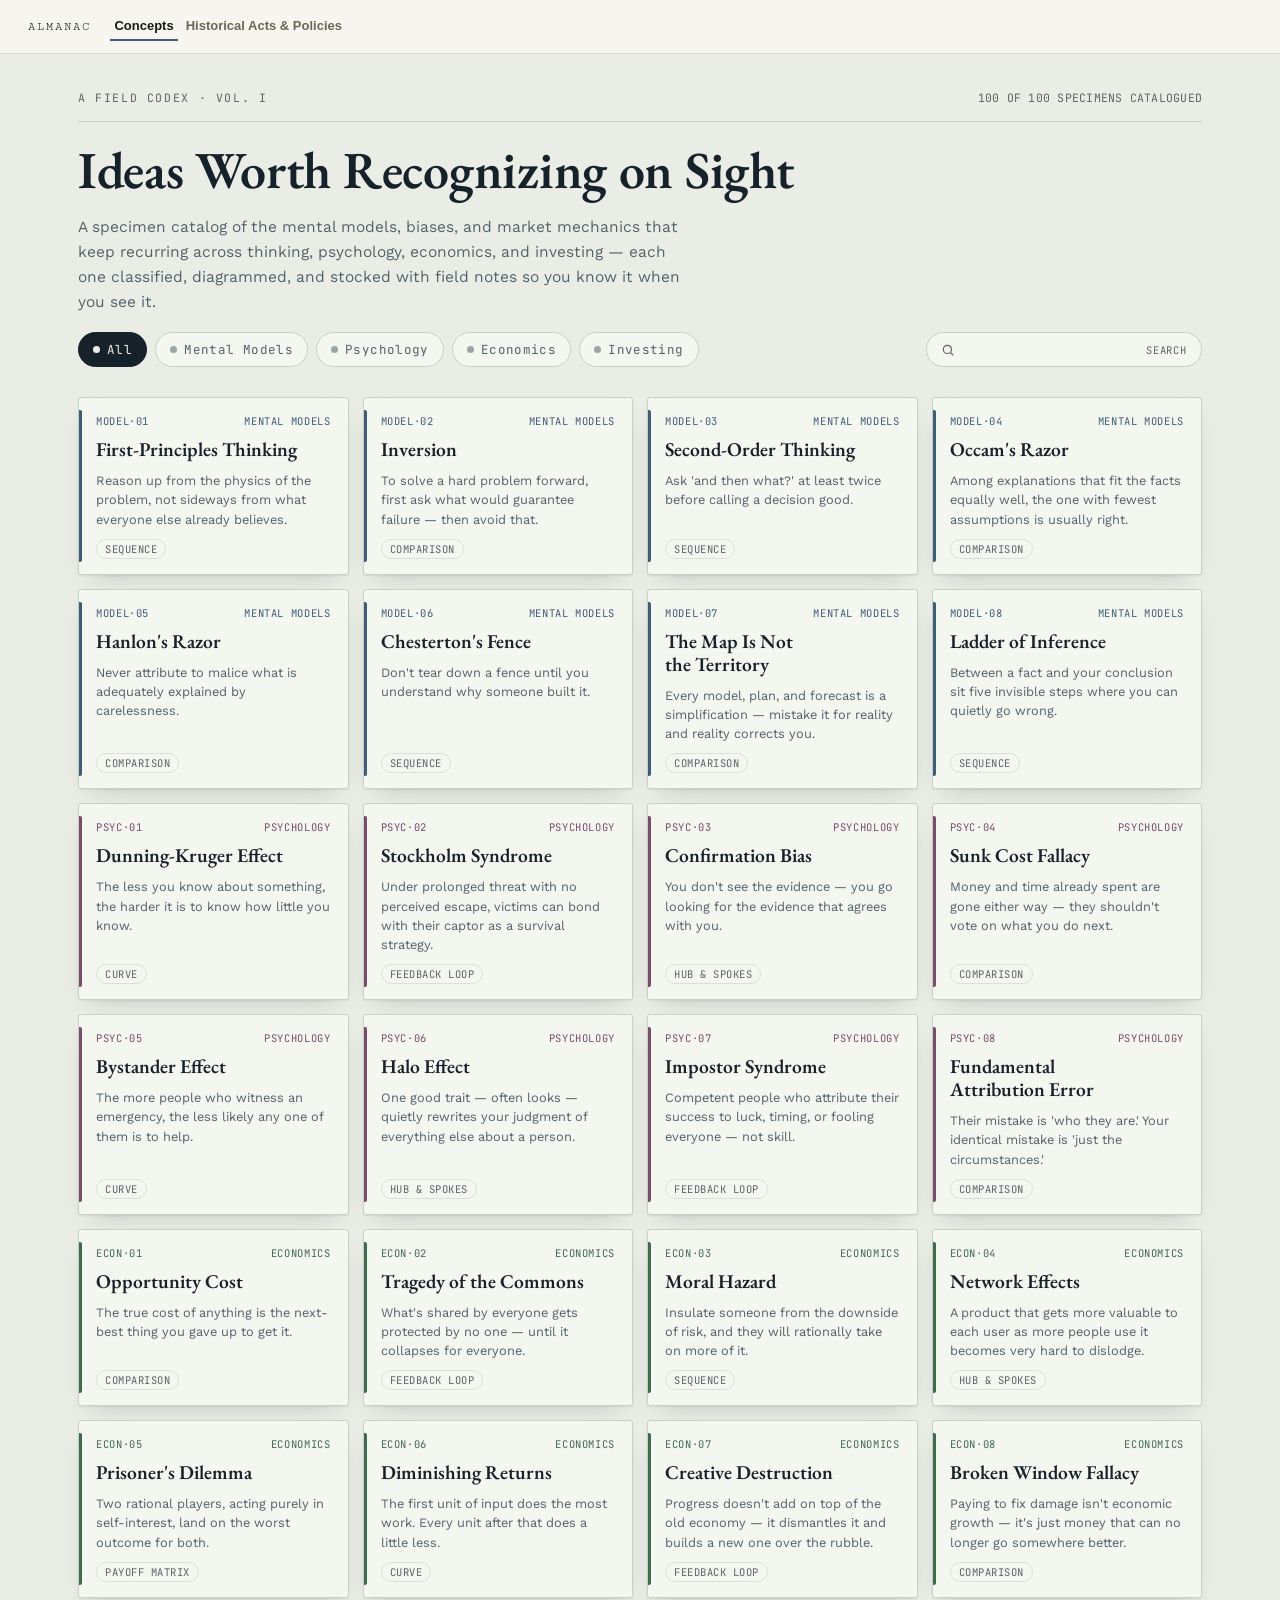
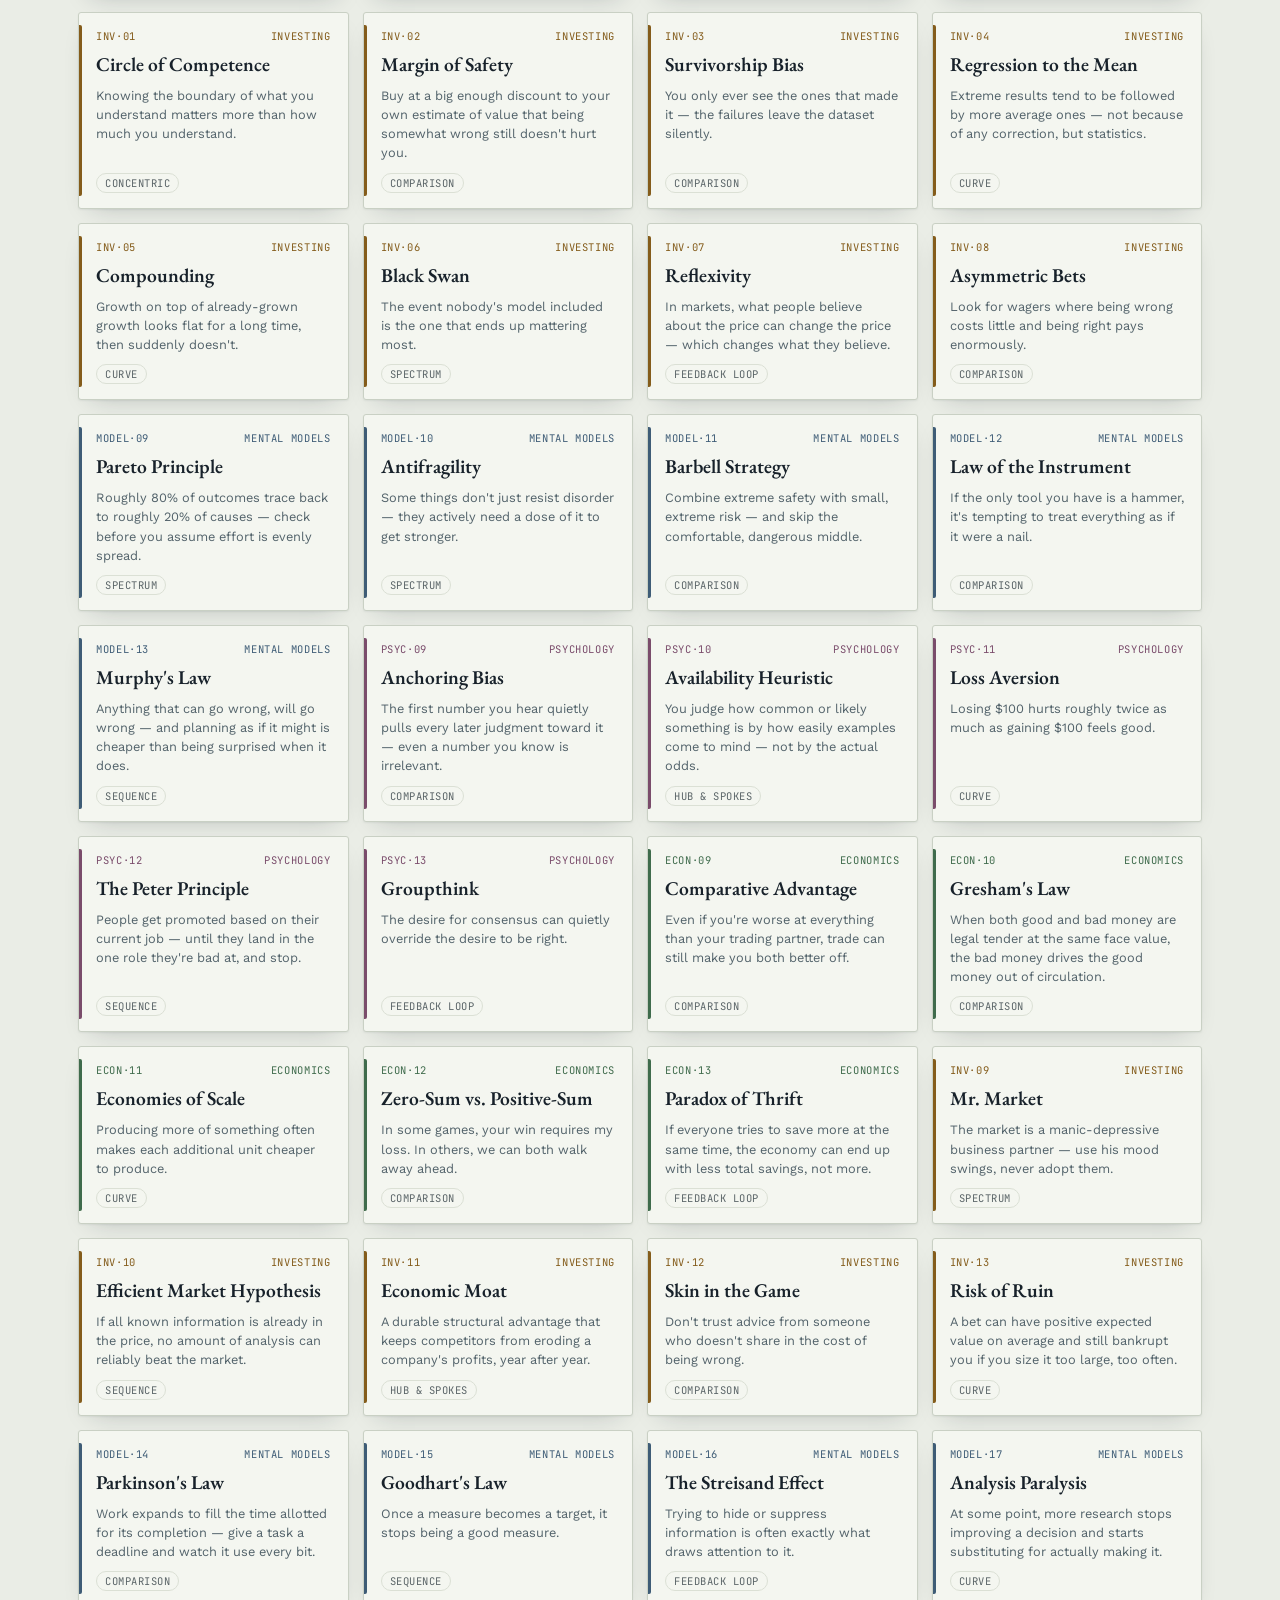
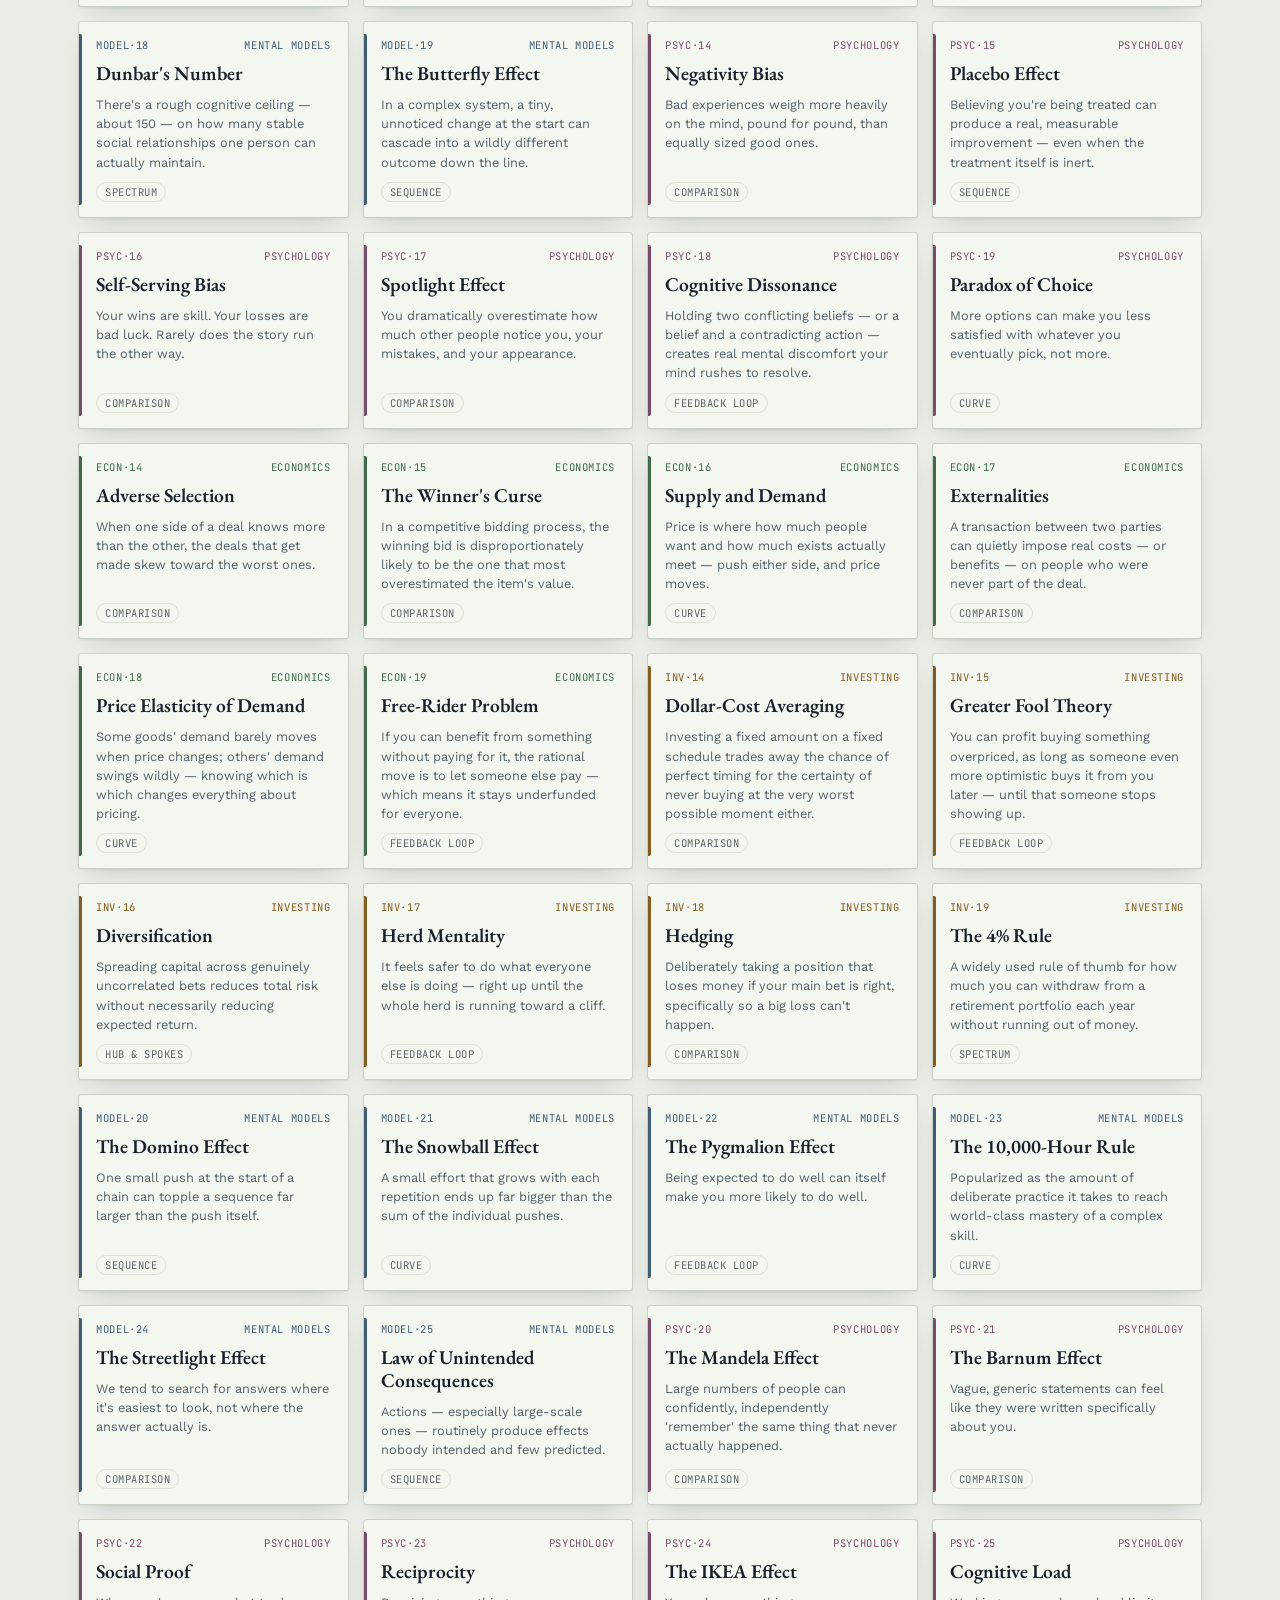
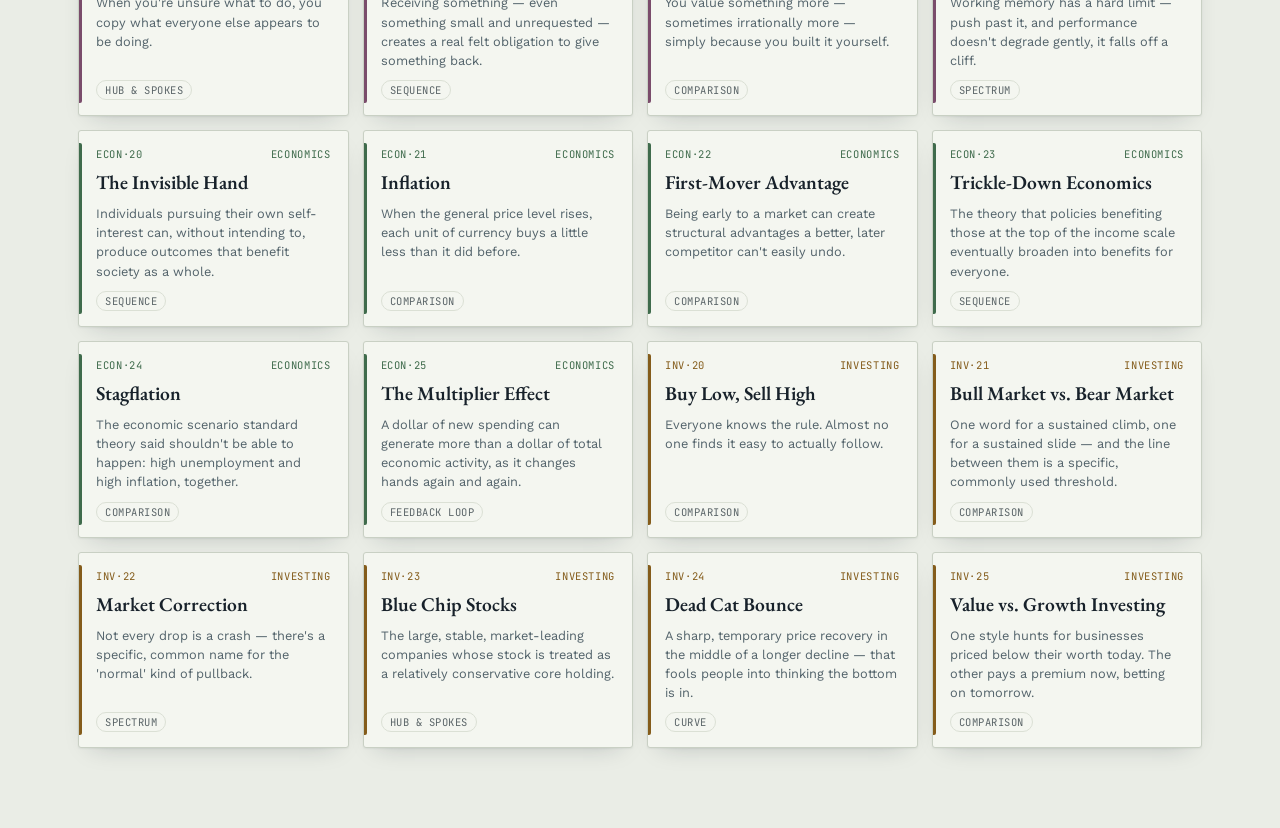
<file: app/index.html>
<!doctype html>
<html lang="en">
<head>
<meta charset="utf-8">
<meta name="viewport" content="width=device-width, initial-scale=1">
<title>Almanac</title>
<meta name="description" content="An evolving library of mental models, historical acts and policies, and more — visualized, diagrammed, and exportable.">
<link rel="manifest" href="manifest.webmanifest">
<link rel="apple-touch-icon" href="assets/apple-touch-icon.png">
<link rel="icon" href="assets/icon-192.png">
<meta name="apple-mobile-web-app-capable" content="yes">
<meta name="apple-mobile-web-app-status-bar-style" content="black-translucent">
<meta name="theme-color" media="(prefers-color-scheme: light)" content="#F7F5EF">
<meta name="theme-color" media="(prefers-color-scheme: dark)" content="#100F0B">
<link rel="preconnect" href="https://fonts.googleapis.com">
<link rel="preconnect" href="https://fonts.gstatic.com" crossorigin>
<link href="https://fonts.googleapis.com/css2?family=EB+Garamond:ital,wght@0,400;0,500;0,600;0,700;1,500;1,600&family=Work+Sans:wght@400;500;600;700&family=JetBrains+Mono:wght@400;500;600&family=Zilla+Slab:ital,wght@0,400;0,500;0,600;0,700;1,500&family=Public+Sans:wght@400;500;600;700&family=Cutive+Mono&display=swap" rel="stylesheet">
<link rel="stylesheet" href="styles.css?v=5">
</head>
<body>
<nav class="shell-bar">
  <span class="shell-mark">Almanac</span>
  <div class="shell-tabs" id="shell-tabs"></div>
</nav>

<div class="wrap" id="section-wrap"></div>

<div id="overlay" hidden>
  <div id="sheet-frame">
    <div id="sheet">
      <div class="sheet-chrome-top">
        <button class="icon-btn" id="close-btn" aria-label="Close" title="Close">
          <svg width="15" height="15" viewBox="0 0 24 24" fill="none" stroke="currentColor" stroke-width="2.2"><path d="M6 6l12 12M18 6L6 18"/></svg>
        </button>
      </div>
      <div id="sheet-body"></div>
    </div>
  </div>
</div>

<script src="vendor/html2canvas.min.js"></script>
<script type="module" src="app.js?v=2"></script>
</body>
</html>
</file>
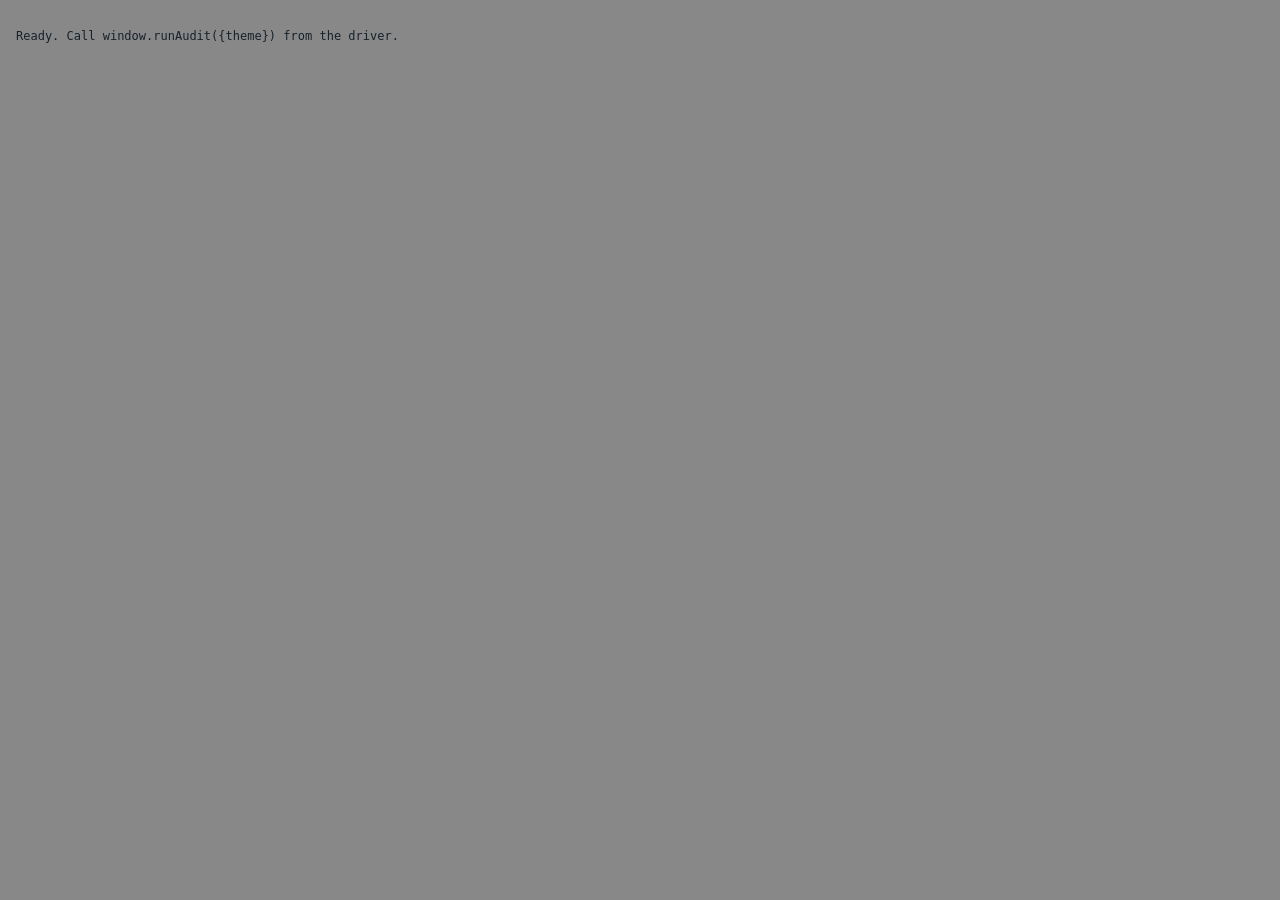
<file: app/audit.html>
<!doctype html>
<html lang="en" data-section="concepts">
<head>
<meta charset="utf-8">
<title>Almanac — Audit Harness</title>
<link rel="preconnect" href="https://fonts.googleapis.com">
<link rel="preconnect" href="https://fonts.gstatic.com" crossorigin>
<link href="https://fonts.googleapis.com/css2?family=EB+Garamond:ital,wght@0,400;0,500;0,600;0,700;1,500;1,600&family=Work+Sans:wght@400;500;600;700&family=JetBrains+Mono:wght@400;500;600&family=Zilla+Slab:ital,wght@0,400;0,500;0,600;0,700;1,500&family=Public+Sans:wght@400;500;600;700&family=Cutive+Mono&display=swap" rel="stylesheet">
<link rel="stylesheet" href="styles.css?v=2">
<style>
  body { background: #888; }
  #sheet-frame { position: fixed; top: 0; left: 0; z-index: -1; opacity: 0; pointer-events: none; }
  #sheet-frame.visible { position: static; z-index: 1; opacity: 1; margin: 20px auto; }
</style>
</head>
<body>
<div id="sheet-frame">
  <div id="sheet">
    <div id="sheet-body"></div>
  </div>
</div>
<pre id="out" style="white-space:pre-wrap; font: 12px/1.4 monospace; padding: 16px;"></pre>
<script type="module" src="audit.js"></script>
</body>
</html>
</file>
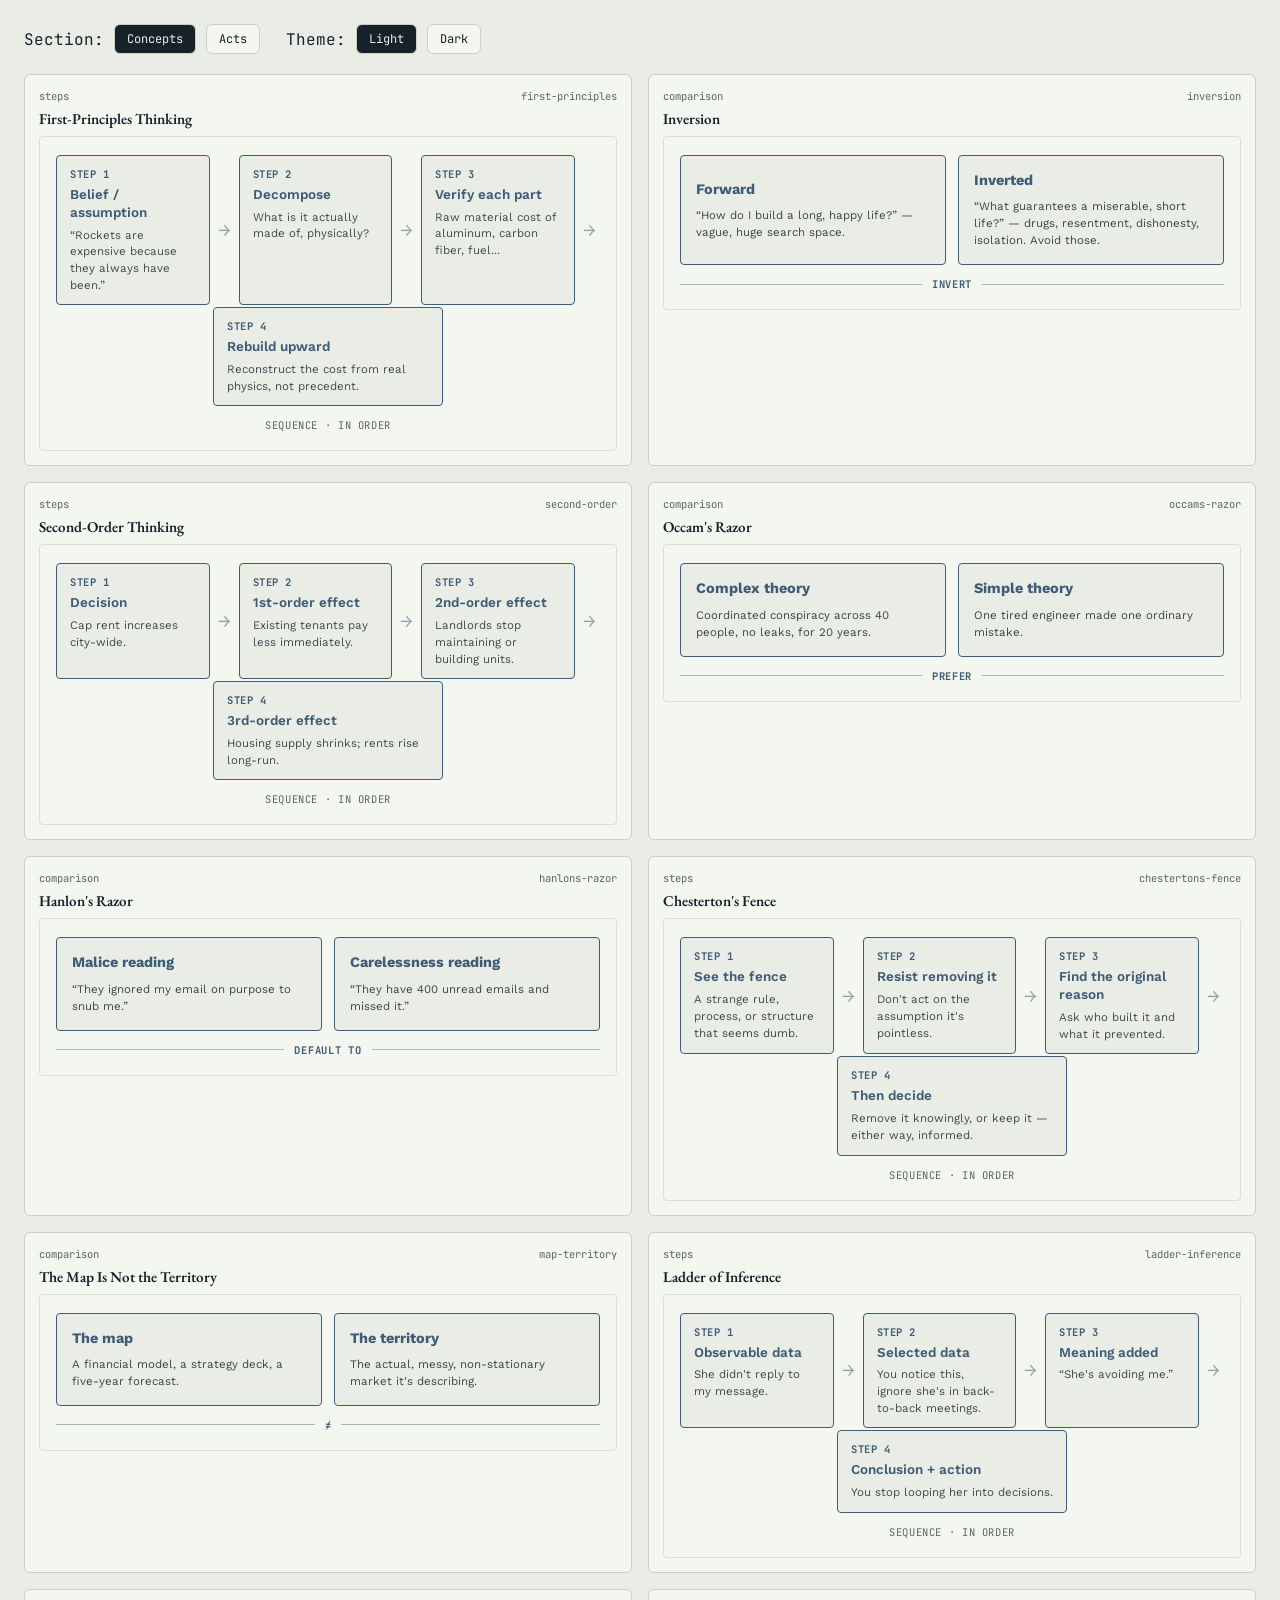
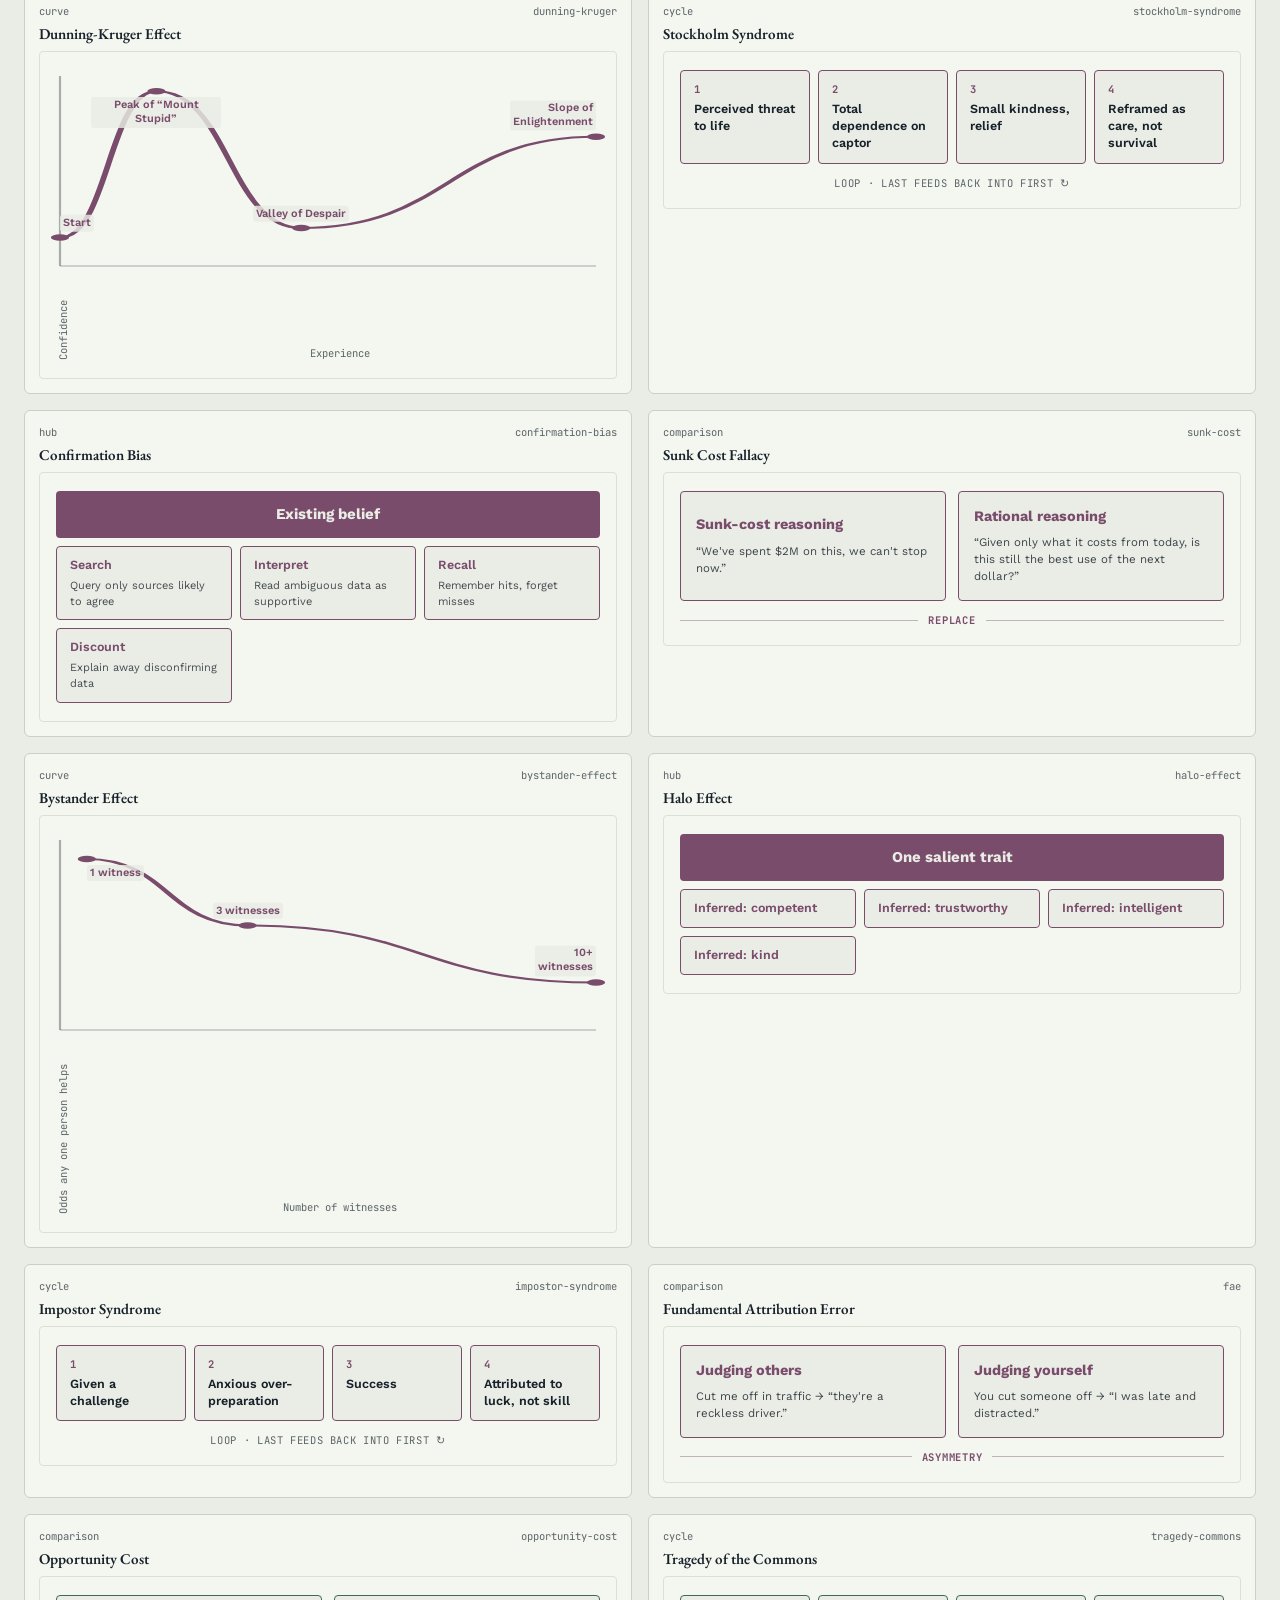
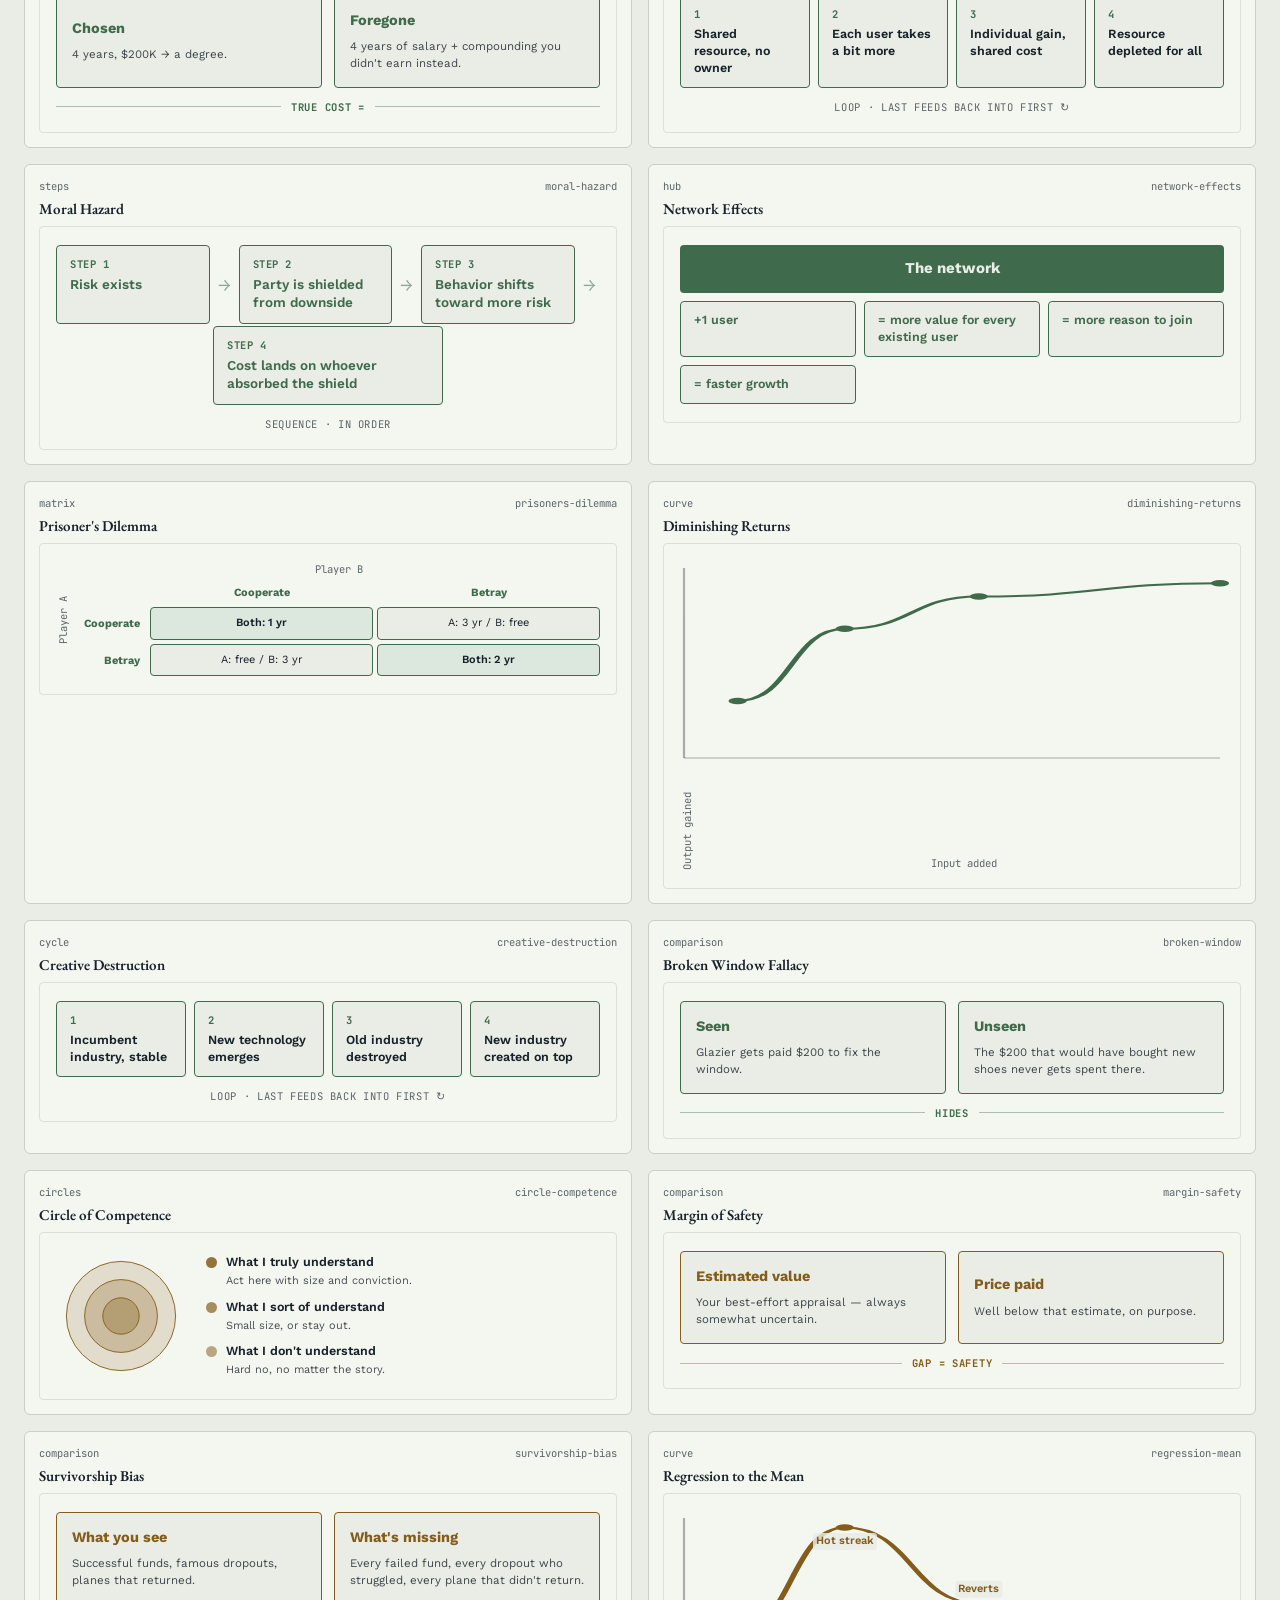
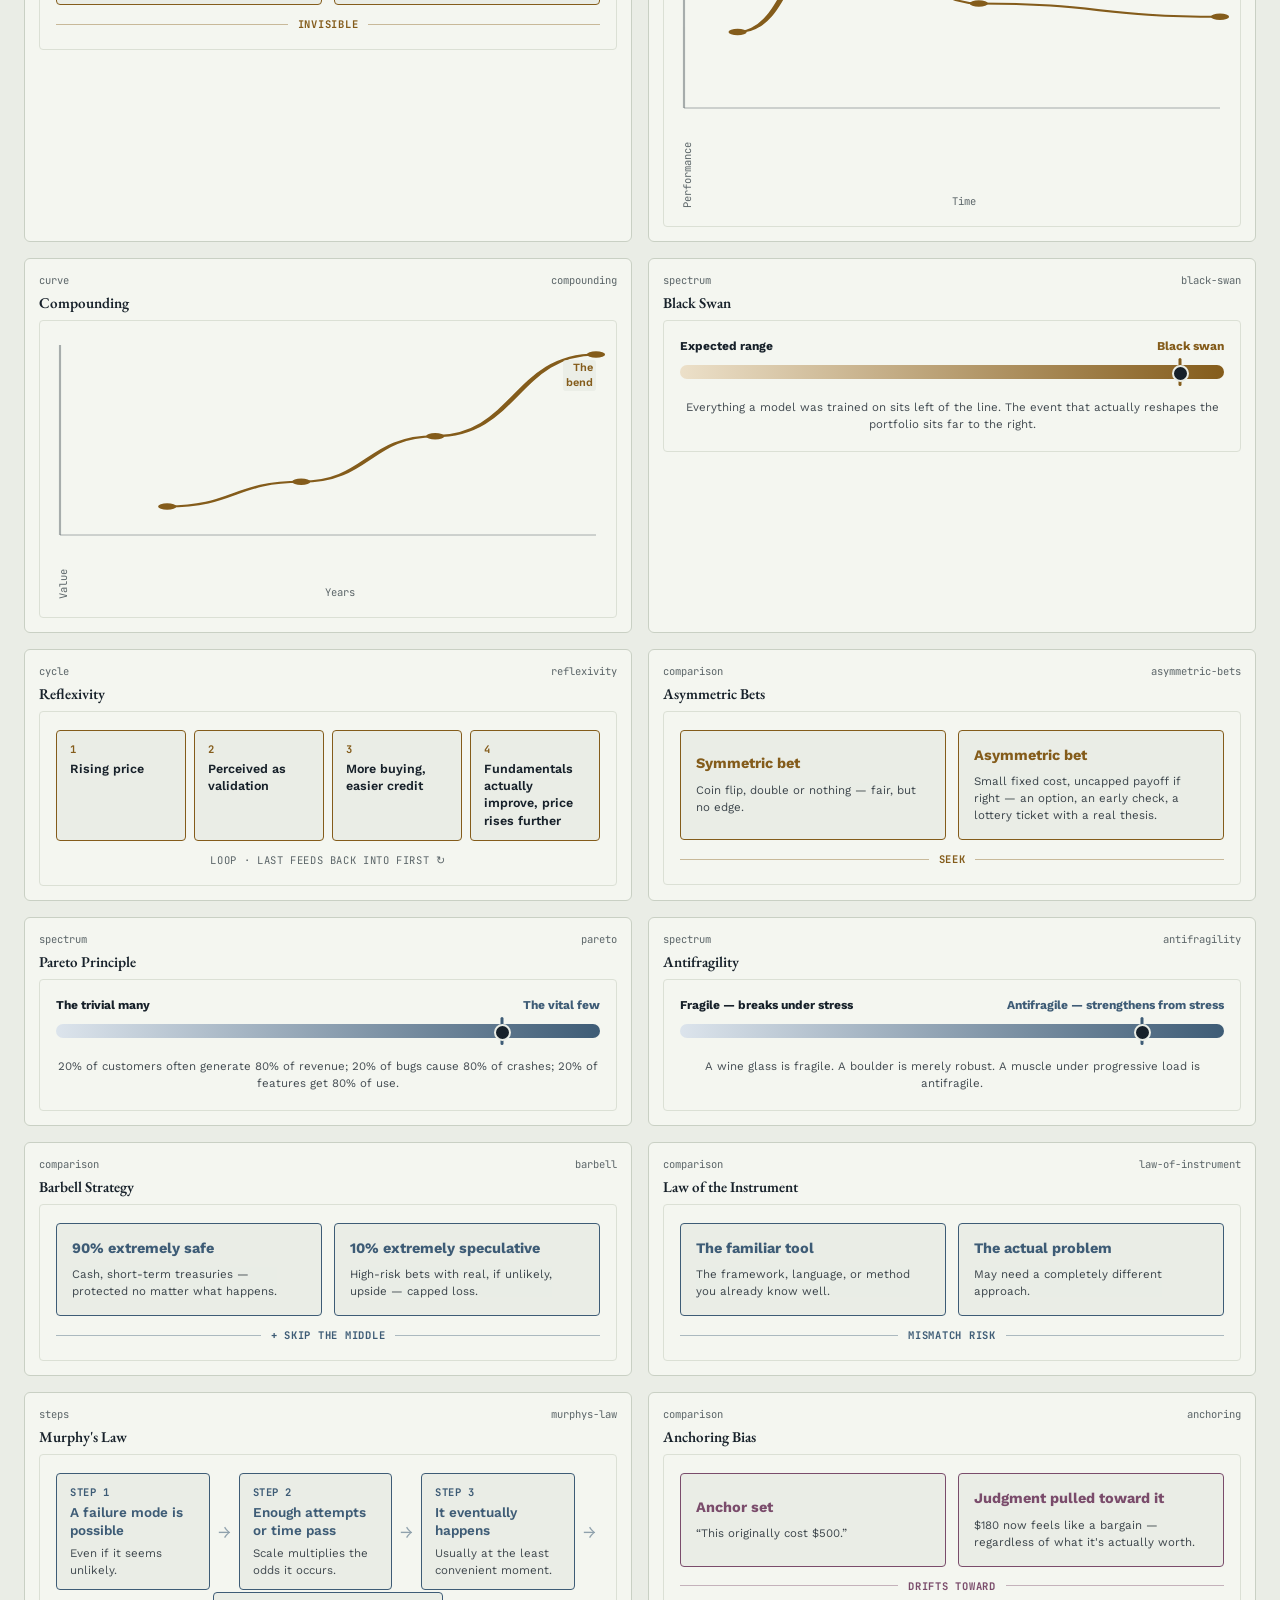
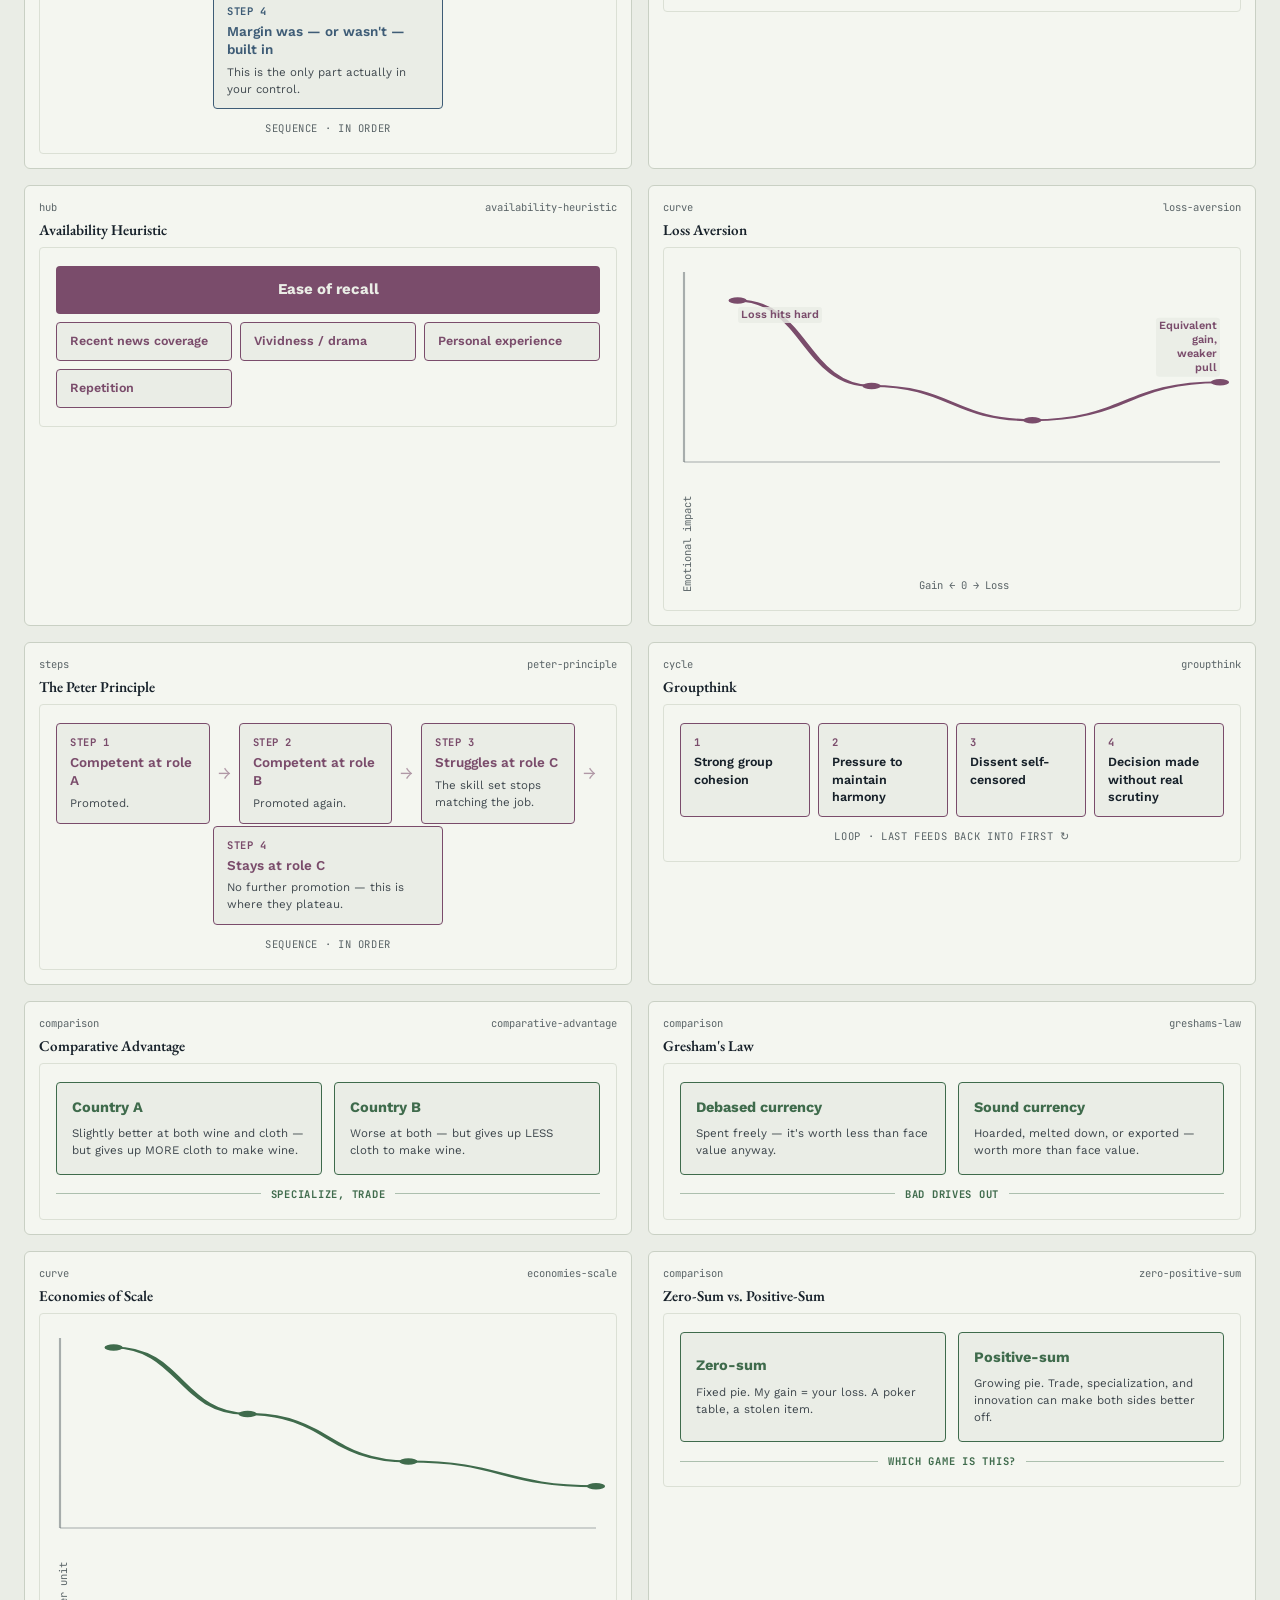
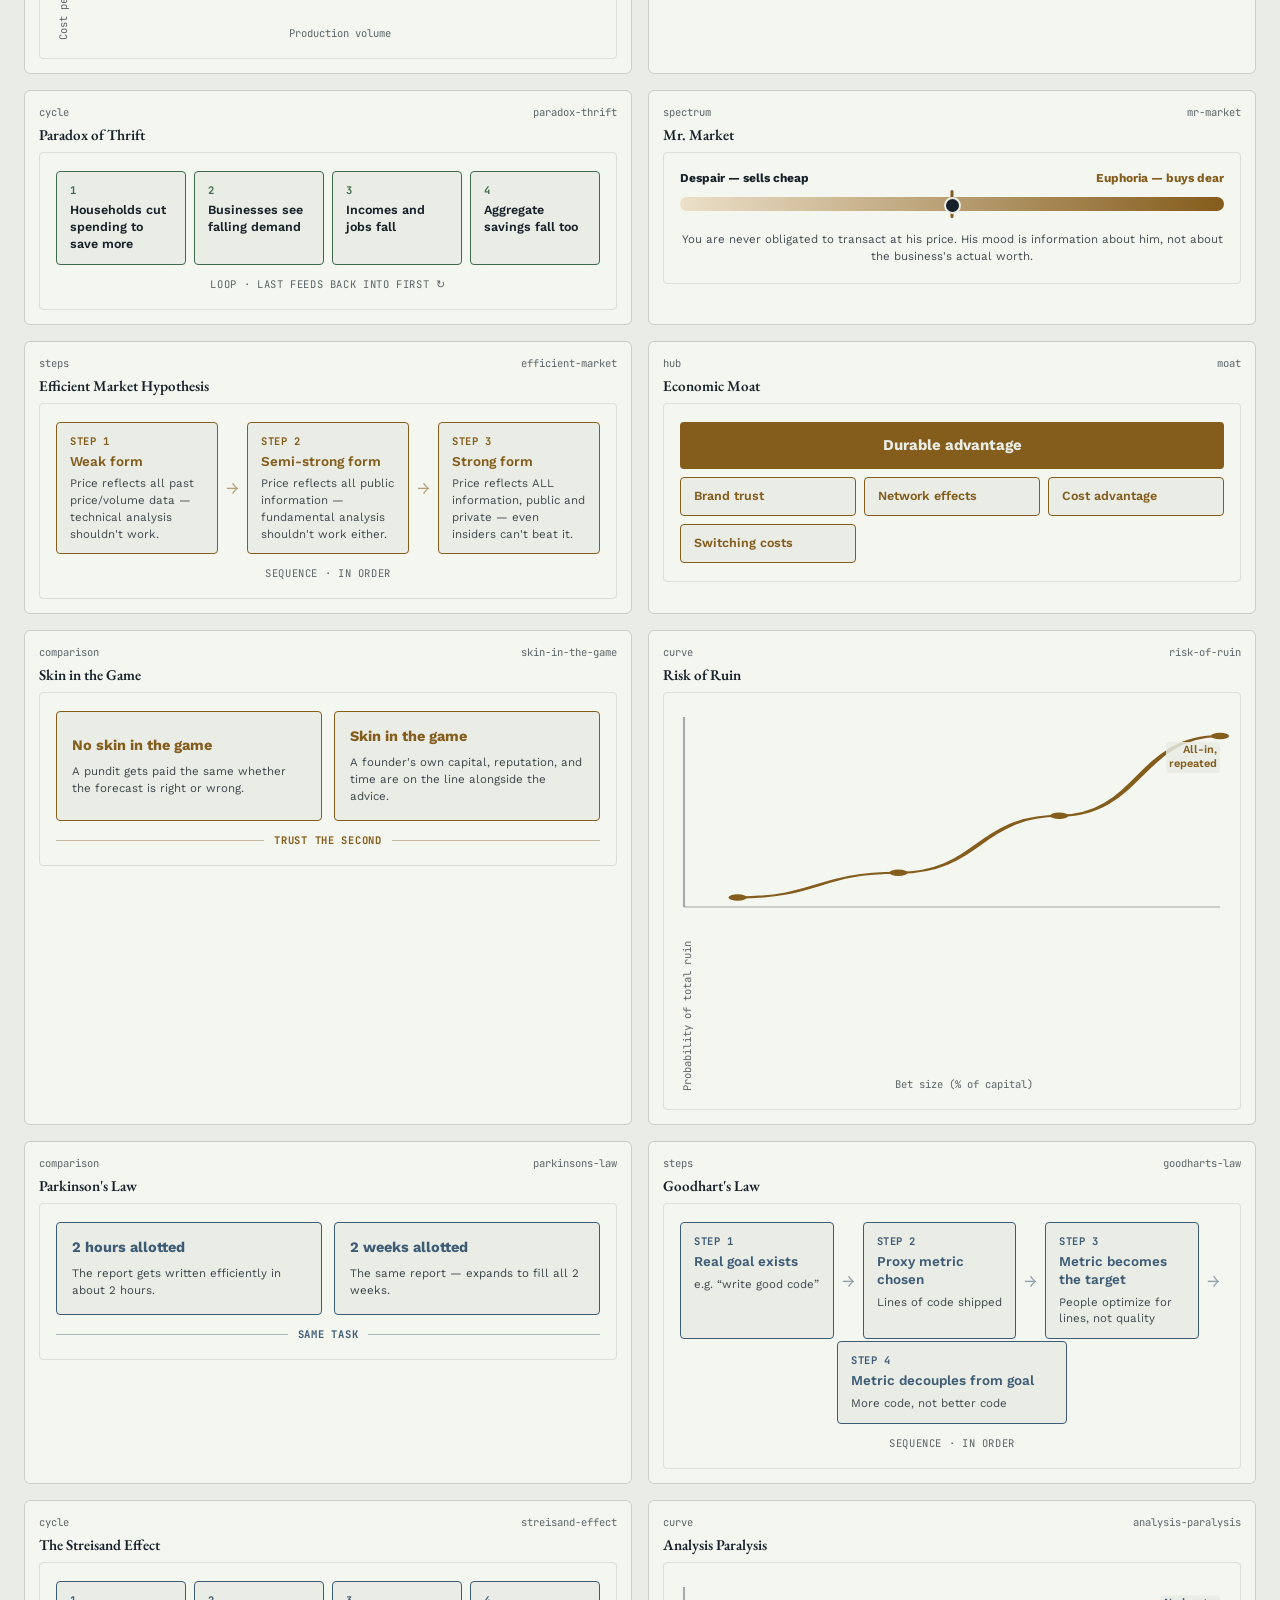
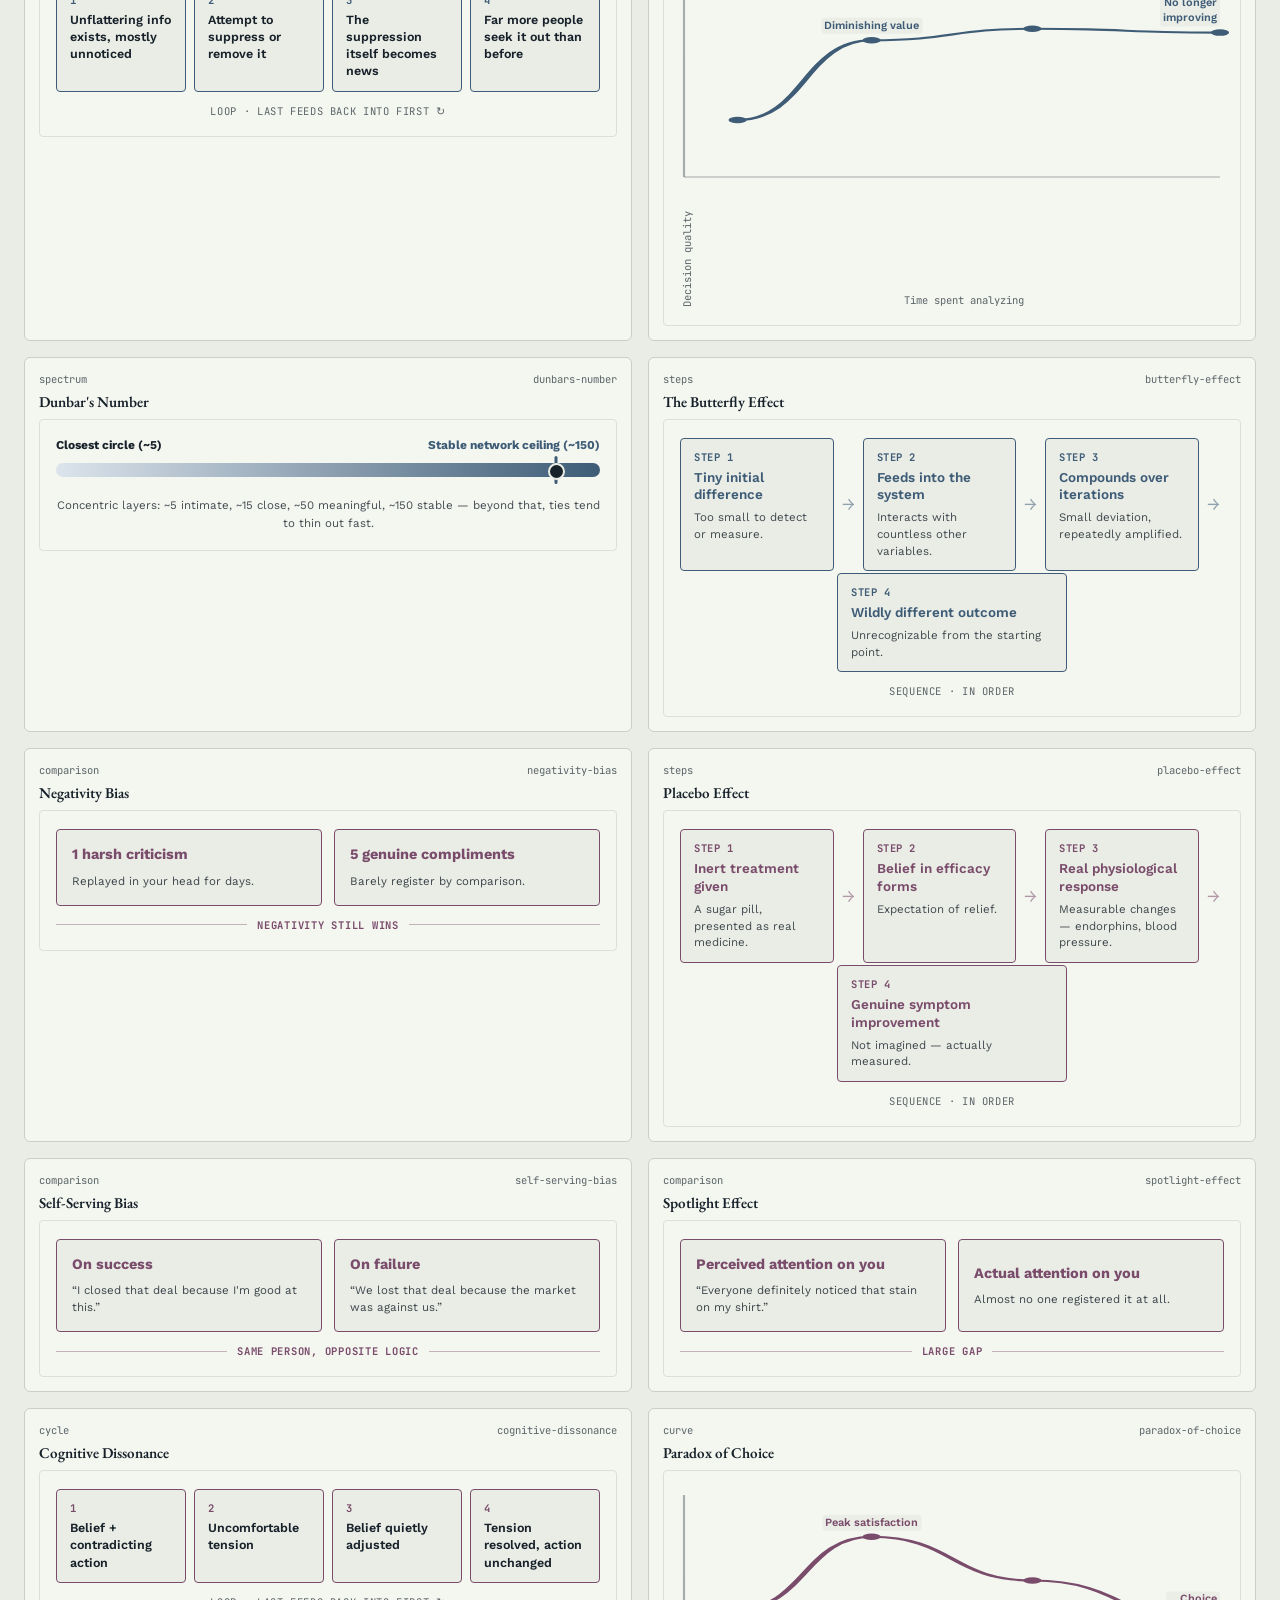
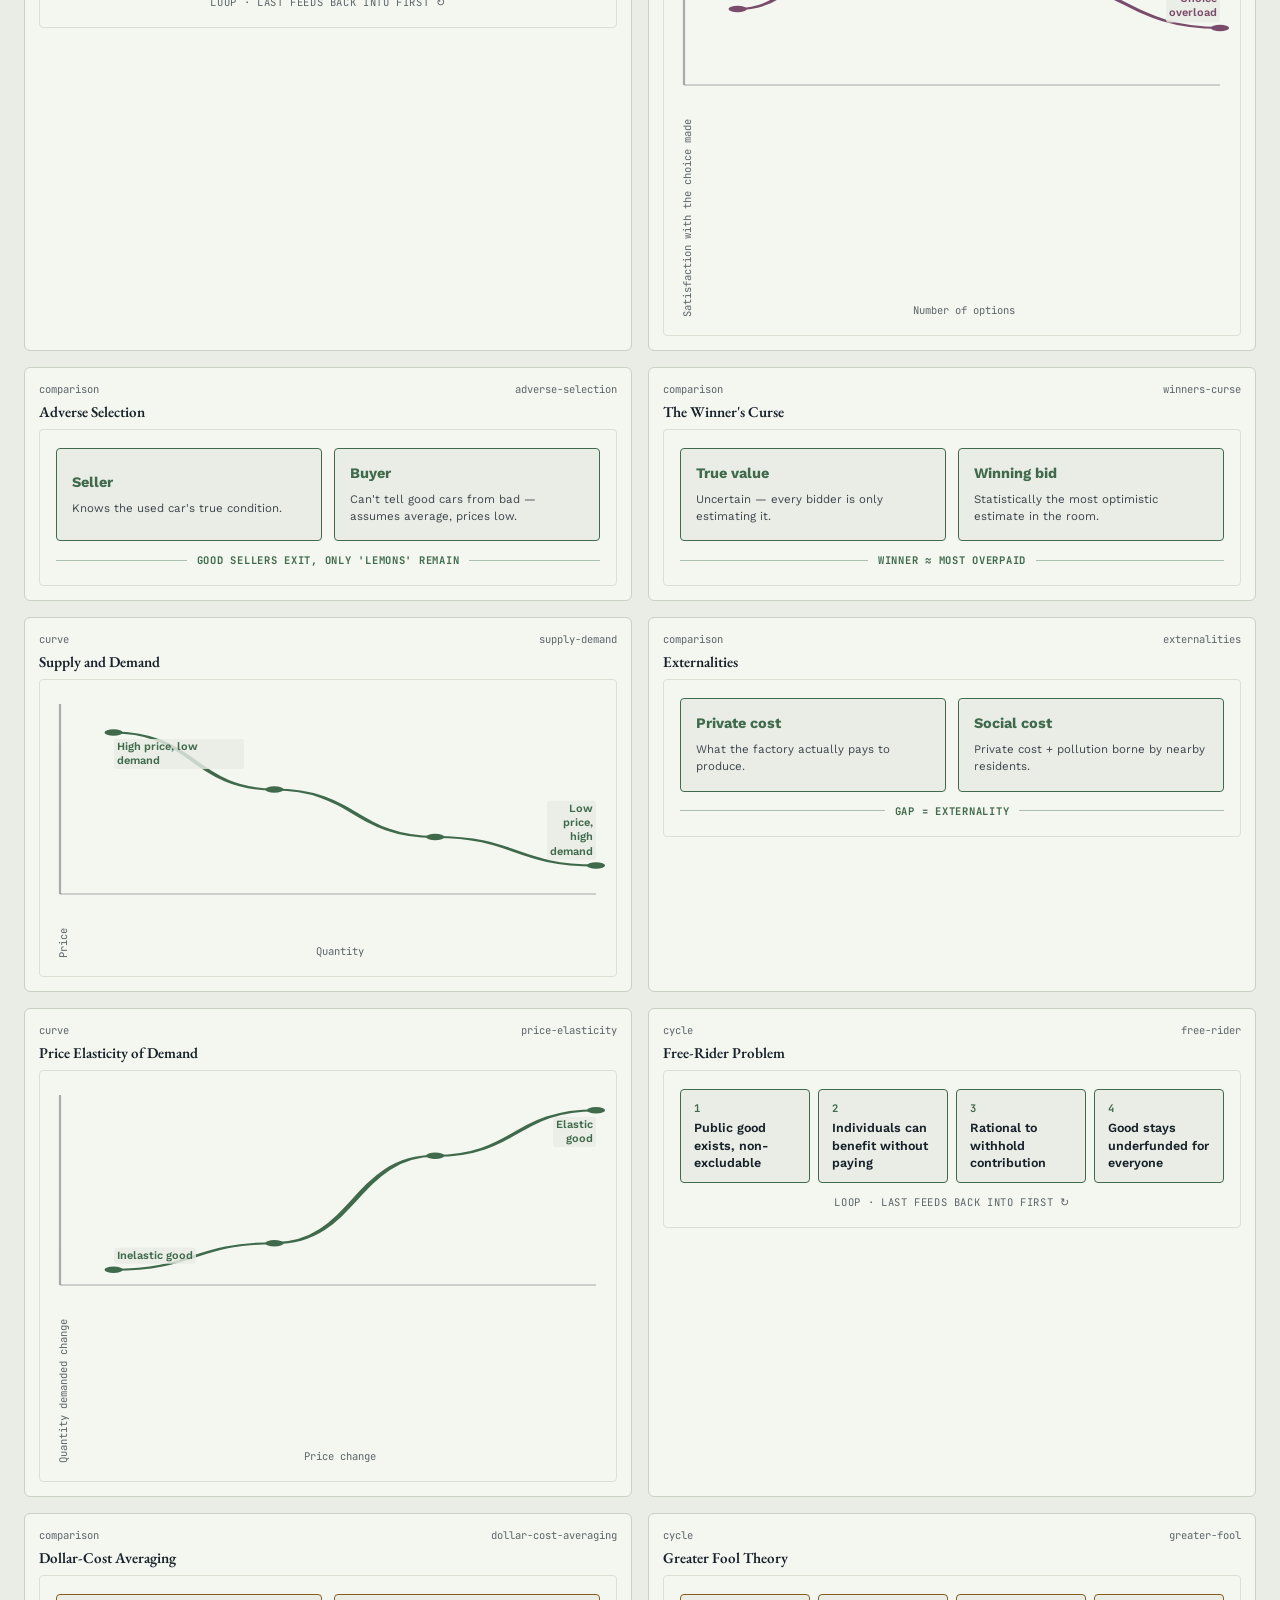
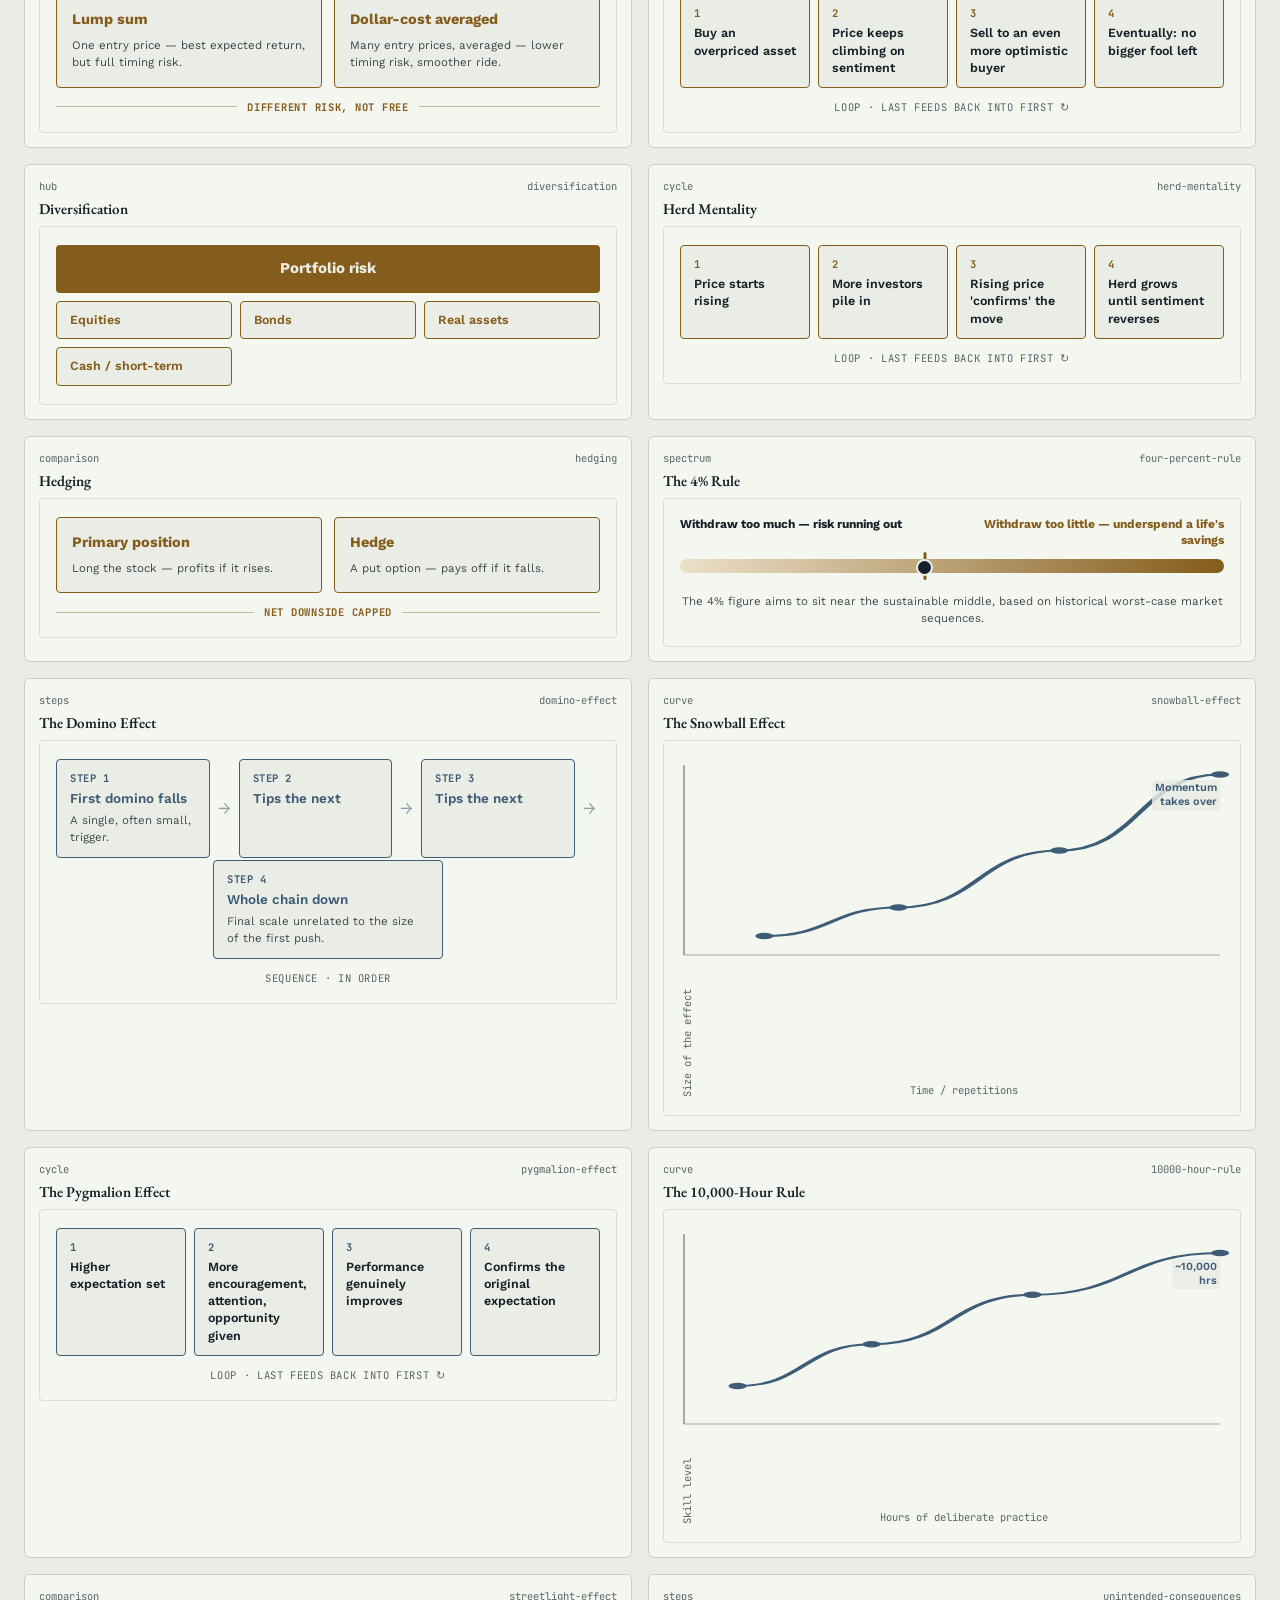
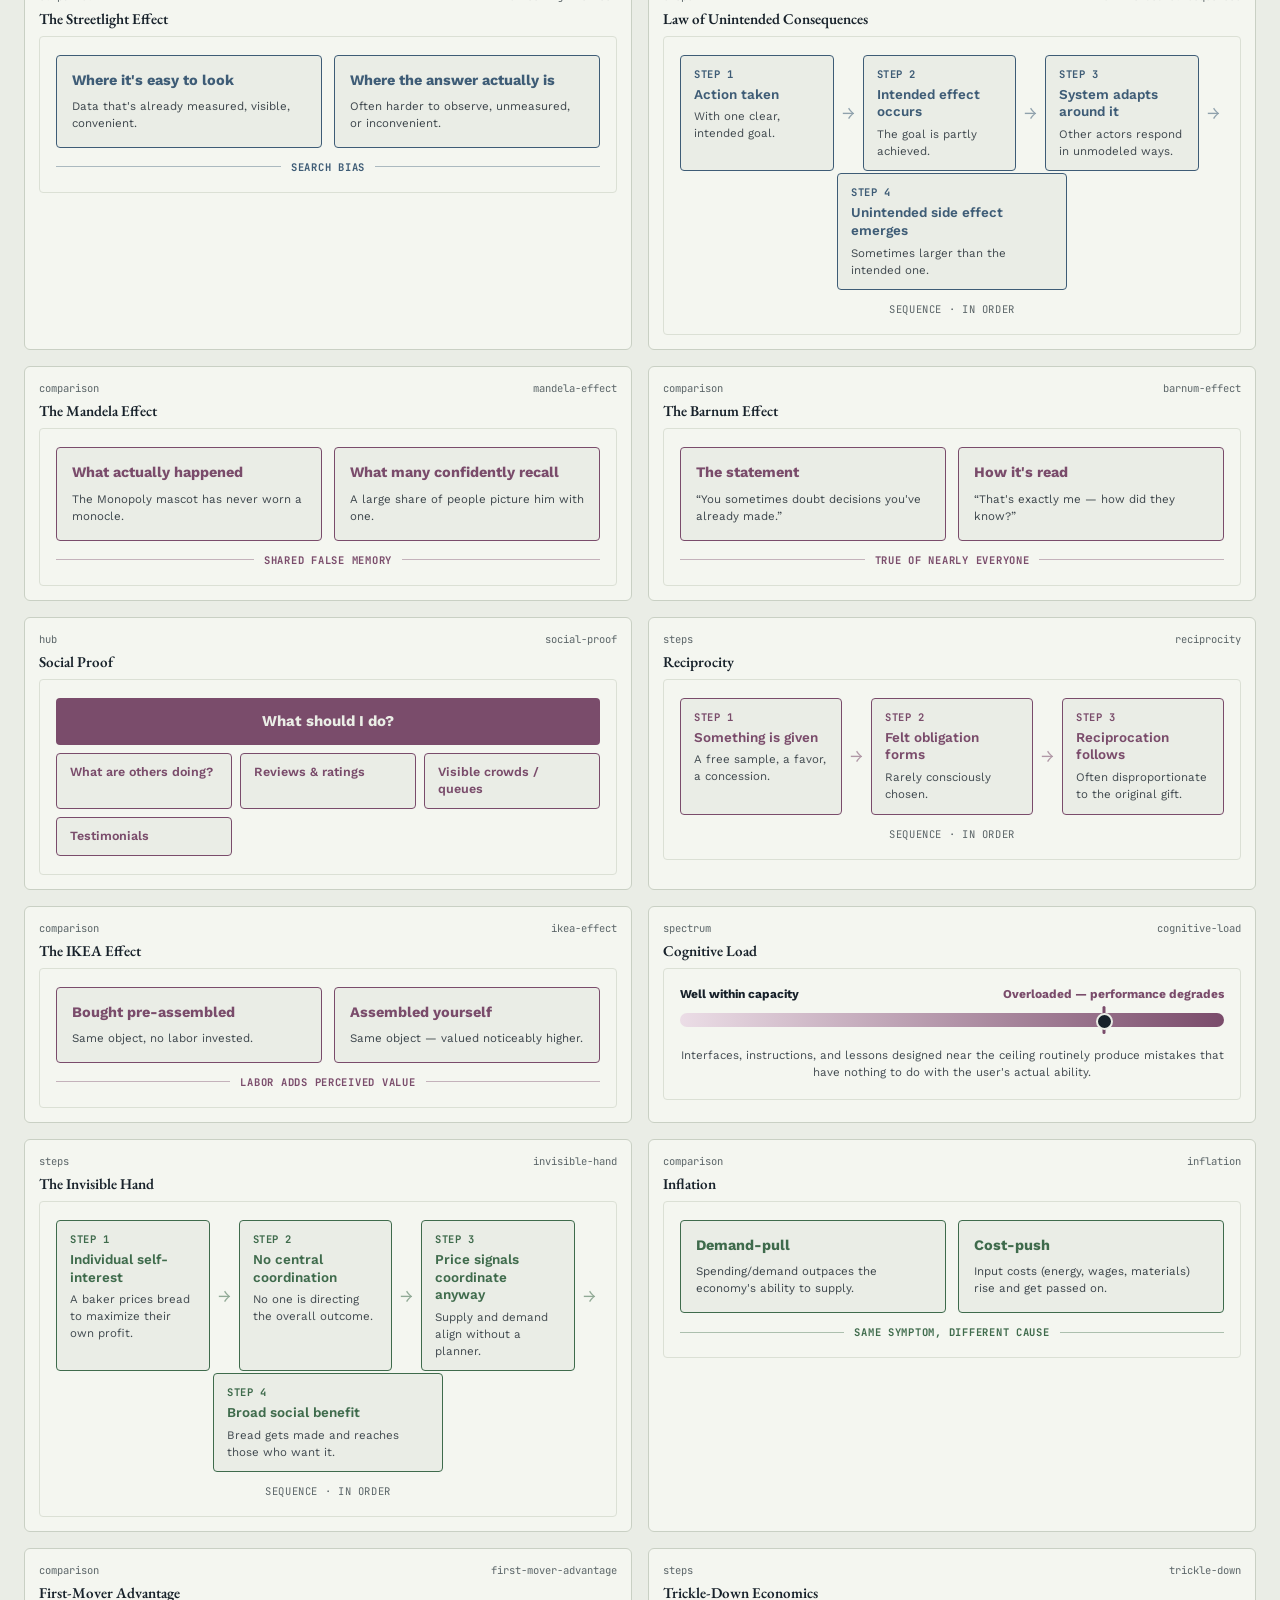
<file: app/gallery.html>
<!doctype html>
<html lang="en" data-section="concepts">
<head>
<meta charset="utf-8">
<meta name="viewport" content="width=device-width, initial-scale=1">
<title>Almanac — Diagram Gallery</title>
<link rel="preconnect" href="https://fonts.googleapis.com">
<link rel="preconnect" href="https://fonts.gstatic.com" crossorigin>
<link href="https://fonts.googleapis.com/css2?family=EB+Garamond:ital,wght@0,400;0,500;0,600;0,700;1,500;1,600&family=Work+Sans:wght@400;500;600;700&family=JetBrains+Mono:wght@400;500;600&family=Zilla+Slab:ital,wght@0,400;0,500;0,600;0,700;1,500&family=Public+Sans:wght@400;500;600;700&family=Cutive+Mono&display=swap" rel="stylesheet">
<link rel="stylesheet" href="styles.css?v=2">
<style>
  body { padding: 24px; }
  .gallery-toolbar { display: flex; gap: 10px; align-items: center; margin-bottom: 20px; font-family: var(--font-mono); }
  .gallery-toolbar button { font-family: inherit; font-size: 12px; padding: 6px 12px; border-radius: 6px; border: 1px solid var(--line); background: var(--paper-raised); color: var(--ink); cursor: pointer; }
  .gallery-toolbar button.active { background: var(--ink); color: var(--paper); }
  .gallery-grid { display: grid; grid-template-columns: repeat(auto-fill, minmax(420px, 1fr)); gap: 16px; }
  .gallery-item { background: var(--paper-raised); border: 1px solid var(--line); border-radius: 6px; padding: 14px; }
  .gallery-item-head { display: flex; justify-content: space-between; font-family: var(--font-mono); font-size: 10.5px; color: var(--ink-faint); margin-bottom: 6px; }
  .gallery-item-name { font-family: var(--font-display); font-weight: 600; font-size: 15px; margin-bottom: 8px; }
</style>
</head>
<body>
  <div class="gallery-toolbar">
    <span>Section:</span>
    <button data-section-btn="concepts" class="active">Concepts</button>
    <button data-section-btn="acts">Acts</button>
    <span style="margin-left:16px">Theme:</span>
    <button data-theme-btn="light" class="active">Light</button>
    <button data-theme-btn="dark">Dark</button>
  </div>
  <div class="gallery-grid" id="grid"></div>
<script type="module">
import { renderAnatomy } from "./diagrams.js";
import { SECTIONS } from "./sections.js";

const grid = document.getElementById("grid");
const root = document.documentElement;
let currentSection = "concepts";

async function render() {
  const sec = SECTIONS.find((s) => s.id === currentSection);
  root.setAttribute("data-section", sec.id);
  const res = await fetch(sec.dataFile);
  const data = await res.json();
  grid.innerHTML = "";
  data.entries.forEach((entry) => {
    const varName = sec.genreVar[entry.genre];
    const item = document.createElement("div");
    item.className = "gallery-item";
    item.innerHTML =
      '<div class="gallery-item-head"><span>' + entry.anatomy.type + '</span><span>' + entry.id + '</span></div>' +
      '<div class="gallery-item-name">' + entry.name + '</div>' +
      '<div class="anatomy-box" style="margin-bottom:0">' + renderAnatomy(entry.anatomy, "var(--" + varName + ")", "var(--" + varName + "-soft)") + '</div>';
    grid.appendChild(item);
  });
}

document.querySelectorAll("[data-section-btn]").forEach((btn) => {
  btn.addEventListener("click", () => {
    document.querySelectorAll("[data-section-btn]").forEach((b) => b.classList.remove("active"));
    btn.classList.add("active");
    currentSection = btn.dataset.sectionBtn;
    render();
  });
});
document.querySelectorAll("[data-theme-btn]").forEach((btn) => {
  btn.addEventListener("click", () => {
    document.querySelectorAll("[data-theme-btn]").forEach((b) => b.classList.remove("active"));
    btn.classList.add("active");
    root.setAttribute("data-theme", btn.dataset.themeBtn);
  });
});

render();
</script>
</body>
</html>
</file>
<file: app/styles.css>
/* ============================================================
   Almanac — shell chrome (neutral, section-independent) +
   per-section skins (Concepts / Historical Acts & Policies).
   Each skin owns its own light+dark palette, type system, and
   corner-radius language; the shell nav stays a stable neutral
   frame around whichever section is active, with only its active-
   tab accent picking up that section's color.
   ============================================================ */

:root {
  --shell-bg: #F7F5EF;
  --shell-raised: #FFFFFF;
  --shell-ink: #1C1A15;
  --shell-ink-soft: #6B6658;
  --shell-line: #DDD8C8;
}

/* ---------- Concepts (Field Codex identity) ---------- */
[data-section="concepts"] {
  --paper: #EAEDE6;
  --paper-raised: #F4F6F0;
  --ink: #17212A;
  --ink-soft: #52626A;
  --ink-faint: #5B6568;
  --line: #C9D0C4;
  --line-soft: #DBE0D5;
  --shadow: 0 1px 2px rgba(23,33,42,0.06), 0 10px 24px -14px rgba(23,33,42,0.28);

  --g1: #3E5C76; --g1-soft: #DCE4EC;   /* models & frameworks */
  --g2: #7A4C6B; --g2-soft: #EBDDE6;   /* psychology & society */
  --g3: #3F6B4C; --g3-soft: #DCE7DE;   /* economics */
  --g4: #845C1B; --g4-soft: #ECE0C9;   /* investing */
  --accent: var(--g1);

  --font-display: "EB Garamond", Georgia, serif;
  --font-body: "Work Sans", -apple-system, "Segoe UI", sans-serif;
  --font-mono: "JetBrains Mono", monospace;

  --radius-chip: 999px;
  --radius-card: 3px;
  --radius-sheet: 4px;
  --radius-box: 4px;
  --card-accent-radius: 0 2px 2px 0;
  --overlay-tint: 15,20,18;
}

/* ---------- Historical Acts & Policies (The Dossier identity) ---------- */
[data-section="acts"] {
  --paper: #E7E3D5;
  --paper-raised: #F2EFE4;
  --ink: #221E12;
  --ink-soft: #5C5644;
  --ink-faint: #666152;
  --line: #CBC2A8;
  --line-soft: #DEDACB;
  --shadow: 0 1px 2px rgba(34,30,18,0.07), 0 10px 24px -14px rgba(34,30,18,0.32);

  --g1: #7C5F1B; --g1-soft: #EAE0C4;   /* economic policy */
  --g2: #7A2E2E; --g2-soft: #EBDAD5;   /* war & politics */
  --g3: #38505A; --g3-soft: #DAE1E2;   /* business */
  --g4: #1F5C4F; --g4-soft: #D8E6E1;   /* geopolitics */
  --accent: var(--g1);
  --stamp: #7A2E2E;

  --font-display: "Zilla Slab", Georgia, serif;
  --font-body: "Public Sans", -apple-system, "Segoe UI", sans-serif;
  --font-mono: "Cutive Mono", monospace;

  --radius-chip: 3px;
  --radius-card: 2px;
  --radius-sheet: 3px;
  --radius-box: 3px;
  --card-accent-radius: 0;
  --overlay-tint: 10,9,5;
}

@media (prefers-color-scheme: dark) {
  :root:not([data-theme="light"]) {
    --shell-bg: #100F0B;
    --shell-raised: #17150F;
    --shell-ink: #EDE9DC;
    --shell-ink-soft: #99937F;
    --shell-line: #2C2820;
  }
  :root:not([data-theme="light"])[data-section="concepts"] {
    --paper: #14191C; --paper-raised: #1B2226;
    --ink: #E9EBE4; --ink-soft: #9FADAE; --ink-faint: #909B9C;
    --line: #303A38; --line-soft: #262F2D;
    --shadow: 0 1px 2px rgba(0,0,0,0.4), 0 10px 28px -14px rgba(0,0,0,0.6);
    --g1: #8CACCF; --g1-soft: #263241;
    --g2: #CB93BA; --g2-soft: #362A34;
    --g3: #8FCC9E; --g3-soft: #23322A;
    --g4: #E2B667; --g4-soft: #372D1C;
  }
  :root:not([data-theme="light"])[data-section="acts"] {
    --paper: #15130C; --paper-raised: #1D1A11;
    --ink: #EDE7D6; --ink-soft: #A79E86; --ink-faint: #999386;
    --line: #362F1F; --line-soft: #262115;
    --shadow: 0 1px 2px rgba(0,0,0,0.5), 0 10px 28px -14px rgba(0,0,0,0.7);
    --g1: #CDA64C; --g1-soft: #362B14;
    --g2: #C87C75; --g2-soft: #3A2420;
    --g3: #85A3AD; --g3-soft: #202E32;
    --g4: #57AC97; --g4-soft: #172E28;
    --stamp: #CB827B;
  }
}
:root[data-theme="dark"] {
  --shell-bg: #100F0B; --shell-raised: #17150F;
  --shell-ink: #EDE9DC; --shell-ink-soft: #99937F; --shell-line: #2C2820;
}
:root[data-theme="dark"][data-section="concepts"] {
  --paper: #14191C; --paper-raised: #1B2226;
  --ink: #E9EBE4; --ink-soft: #9FADAE; --ink-faint: #909B9C;
  --line: #303A38; --line-soft: #262F2D;
  --shadow: 0 1px 2px rgba(0,0,0,0.4), 0 10px 28px -14px rgba(0,0,0,0.6);
  --g1: #8CACCF; --g1-soft: #263241;
  --g2: #CB93BA; --g2-soft: #362A34;
  --g3: #8FCC9E; --g3-soft: #23322A;
  --g4: #E2B667; --g4-soft: #372D1C;
}
:root[data-theme="dark"][data-section="acts"] {
  --paper: #15130C; --paper-raised: #1D1A11;
  --ink: #EDE7D6; --ink-soft: #A79E86; --ink-faint: #999386;
  --line: #362F1F; --line-soft: #262115;
  --shadow: 0 1px 2px rgba(0,0,0,0.5), 0 10px 28px -14px rgba(0,0,0,0.7);
  --g1: #CDA64C; --g1-soft: #362B14;
  --g2: #C87C75; --g2-soft: #3A2420;
  --g3: #85A3AD; --g3-soft: #202E32;
  --g4: #57AC97; --g4-soft: #172E28;
  --stamp: #CB827B;
}

/* ============================================================
   Base
   ============================================================ */

* { box-sizing: border-box; }

body {
  margin: 0;
  background: var(--paper, var(--shell-bg));
  color: var(--ink, var(--shell-ink));
  font-family: var(--font-body, -apple-system, "Segoe UI", sans-serif);
  -webkit-font-smoothing: antialiased;
  overflow-wrap: break-word;
}

a { color: inherit; }
:focus-visible { outline: 2px solid var(--accent, var(--shell-ink)); outline-offset: 2px; }

/* ============================================================
   Shell nav — stable frame, sits above the active section
   ============================================================ */

.shell-bar {
  background: var(--shell-bg);
  border-bottom: 1px solid var(--shell-line);
  padding: 12px 28px;
  display: flex;
  align-items: center;
  gap: 20px;
  position: sticky;
  top: 0;
  z-index: 30;
}
.shell-mark {
  font-family: "Cutive Mono", "JetBrains Mono", monospace;
  font-size: 12px;
  letter-spacing: 0.16em;
  text-transform: uppercase;
  color: var(--shell-ink);
  white-space: nowrap;
}
.shell-tabs {
  display: flex;
  gap: 4px;
  flex-wrap: wrap;
}
.shell-tab {
  font-family: -apple-system, "Segoe UI", sans-serif;
  font-size: 13px;
  font-weight: 600;
  color: var(--shell-ink-soft);
  background: transparent;
  border: none;
  border-bottom: 2px solid transparent;
  padding: 6px 4px;
  cursor: pointer;
  transition: color .15s, border-color .15s;
}
.shell-tab:hover { color: var(--shell-ink); }
.shell-tab.active {
  color: var(--shell-ink);
  border-bottom-color: var(--tab-accent, var(--shell-ink));
}
/* ============================================================
   Section content
   ============================================================ */

.wrap { max-width: 1180px; margin: 0 auto; padding: 36px 28px 80px; }

header.top { display: flex; flex-direction: column; gap: 18px; margin-bottom: 30px; }

.eyebrow-row {
  display: flex; align-items: baseline; justify-content: space-between;
  flex-wrap: wrap; gap: 10px; border-bottom: 1px solid var(--line); padding-bottom: 16px;
}
.eyebrow {
  font-family: var(--font-mono); font-size: 11.5px; letter-spacing: 0.14em;
  text-transform: uppercase; color: var(--ink-faint);
}
h1 {
  font-family: var(--font-display); font-weight: 600;
  font-size: clamp(32px, 4.3vw, 52px); line-height: 1.06; letter-spacing: -0.005em;
  margin: 2px 0 0; text-wrap: balance;
}
.sub { max-width: 62ch; font-size: 15.5px; line-height: 1.6; color: var(--ink-soft); margin: 0; }
.count-line { font-family: var(--font-mono); font-size: 11.5px; color: var(--ink-faint); letter-spacing: 0.02em; }

.filter-row { display: flex; flex-wrap: wrap; gap: 8px; align-items: center; }
.filter-chip {
  font-family: var(--font-mono); font-size: 12.5px; letter-spacing: 0.03em;
  padding: 8px 14px; border-radius: var(--radius-chip); border: 1px solid var(--line); background: var(--paper-raised);
  color: var(--ink-soft); cursor: pointer; display: inline-flex; align-items: center; gap: 7px;
  transition: border-color .15s, color .15s, background .15s;
}
.filter-chip .dot { width: 7px; height: 7px; border-radius: 50%; background: currentColor; opacity: .55; }
.filter-chip:hover { border-color: var(--ink-faint); }
.filter-chip.active { background: var(--chip-color, var(--accent)); border-color: var(--chip-color, var(--accent)); color: var(--paper); }
.filter-chip.active .dot { opacity: 1; background: var(--paper); }

.search-box {
  margin-left: auto; display: flex; align-items: center; gap: 8px;
  border: 1px solid var(--line); background: var(--paper-raised); border-radius: var(--radius-chip); padding: 8px 14px; min-width: 200px;
}
.search-box input { border: none; background: transparent; outline: none; font-family: var(--font-body); font-size: 13px; color: var(--ink); width: 100%; }
.search-box:focus-within { outline: 2px solid var(--accent, var(--shell-ink)); outline-offset: 2px; }
.search-box svg { flex-shrink: 0; color: var(--ink-faint); }
.search-label { font-family: var(--font-mono); font-size: 10.5px; letter-spacing: 0.08em; text-transform: uppercase; color: var(--ink-faint); white-space: nowrap; }

.grid { display: grid; grid-template-columns: repeat(auto-fill, minmax(240px, 1fr)); gap: 14px; margin-top: 26px; }
.card {
  background: var(--paper-raised); border: 1px solid var(--line); border-radius: var(--radius-card); padding: 16px 17px 15px;
  cursor: pointer; position: relative; box-shadow: var(--shadow); transition: transform .14s ease, box-shadow .14s ease;
  display: flex; flex-direction: column; gap: 10px;
}
.card:hover { transform: translateY(-2px); }
.card::before { content: ""; position: absolute; left: 0; top: 12px; bottom: 12px; width: 3px; background: var(--card-color); border-radius: var(--card-accent-radius); }
.card-code { font-family: var(--font-mono); font-size: 10.5px; letter-spacing: 0.06em; color: var(--card-color); display: flex; justify-content: space-between; }
.card-year { font-family: var(--font-mono); font-size: 11px; color: var(--ink-faint); }
.card-name { font-family: var(--font-display); font-weight: 600; font-size: 19.5px; line-height: 1.18; text-wrap: balance; overflow-wrap: break-word; }
.card-hook { font-size: 12.8px; line-height: 1.5; color: var(--ink-soft); flex: 1; }
.card-shape { align-self: flex-start; font-family: var(--font-mono); font-size: 10.5px; letter-spacing: 0.05em; text-transform: uppercase; color: var(--ink-faint); border: 1px solid var(--line-soft); border-radius: 999px; padding: 2px 8px; }

.empty-state { grid-column: 1 / -1; text-align: center; padding: 60px 20px; color: var(--ink-faint); font-size: 14px; }

/* ============================================================
   Detail overlay
   ============================================================ */

#overlay {
  position: fixed; inset: 0; background: rgba(var(--overlay-tint, 15,20,18), 0.58);
  display: flex; align-items: flex-start; justify-content: center; padding: 32px 18px; overflow-y: auto; z-index: 40;
}
#overlay[hidden] { display: none; }
#sheet-frame { width: 100%; max-width: 580px; margin: auto; }
@media (min-width: 900px) {
  #sheet-frame { max-width: 700px; }
}
#sheet { background: var(--paper-raised); border: 1px solid var(--line); border-radius: var(--radius-sheet); box-shadow: 0 24px 60px rgba(0,0,0,0.38); padding: 34px 34px 28px; position: relative; }

.sheet-chrome-top { position: absolute; top: 14px; right: 14px; display: flex; gap: 8px; }
.icon-btn { width: 34px; height: 34px; border-radius: 50%; border: 1px solid var(--line); background: var(--paper); color: var(--ink-soft); display: flex; align-items: center; justify-content: center; cursor: pointer; }
.icon-btn:hover { color: var(--ink); border-color: var(--ink-faint); }
.exporting .sheet-chrome-top { display: none; }
.exporting .sheet-stamp { opacity: 1 !important; }

.sheet-stamp {
  position: absolute; top: 30px; right: 40px; opacity: 0.85; display: none;
  border: 2.5px solid var(--stamp); color: var(--stamp); border-radius: 5px;
  padding: 4px 10px; font-family: var(--font-mono); font-size: 11px; letter-spacing: 0.12em;
  transform: rotate(6deg); text-transform: uppercase;
}
[data-section="acts"] .sheet-stamp { display: block; }

.sheet-code-row { display: flex; align-items: center; gap: 10px; font-family: var(--font-mono); font-size: 11.5px; letter-spacing: 0.08em; color: var(--sheet-color); margin-bottom: 8px; }
.sheet-code-row .rule { flex: 1; height: 1px; background: var(--line); }
.sheet-year { font-family: var(--font-mono); font-size: 12.5px; color: var(--ink-faint); margin-bottom: 8px; display: none; width: fit-content; }
[data-section="acts"] .sheet-year { display: block; }
/* .sheet-stamp is an absolutely-positioned corner mark (right:40px, ~90px
   wide) over this same top band — reserve room so it never sits on top of
   the genre label at the end of the row. */
[data-section="acts"] .sheet-code-row { padding-right: 140px; }

.sheet-name { font-family: var(--font-display); font-weight: 700; font-size: 32px; line-height: 1.07; letter-spacing: -0.005em; text-wrap: balance; overflow-wrap: break-word; margin: 0 0 8px; max-width: 88%; }
.sheet-hook { font-family: var(--font-display); font-style: italic; font-weight: 500; font-size: 16.5px; line-height: 1.42; color: var(--sheet-color); margin: 0 0 16px; text-wrap: balance; overflow-wrap: break-word; }
.sheet-def { font-size: 14px; line-height: 1.65; color: var(--ink-soft); margin: 0 0 22px; max-width: 60ch; }

.anatomy-label, .notes-label { font-family: var(--font-mono); font-size: 10.5px; letter-spacing: 0.12em; text-transform: uppercase; color: var(--ink-faint); margin: 0 0 10px; }
.anatomy-box { background: var(--sheet-color-soft); border: 1px solid var(--line-soft); border-radius: var(--radius-box); padding: 18px 16px; margin-bottom: 22px; overflow-x: auto; }

/* ============================================================
   Diagram engine — HTML-first. SVG appears only inside
   .d-curve-plot / .d-circles-visual, and carries no text.
   ============================================================ */

.diagram { color: var(--ink); font-family: var(--font-body); }
.diagram .mono { font-family: var(--font-mono); }

.d-caption { text-align: center; font-size: 10.5px; letter-spacing: 0.06em; text-transform: uppercase; color: var(--ink-faint); margin-top: 12px; }

/* steps */
.d-steps-row { display: flex; flex-wrap: wrap; align-items: stretch; justify-content: center; gap: 2px 4px; }
.d-step { flex: 1 1 150px; min-width: 130px; max-width: 230px; background: var(--paper); border: 1px solid var(--dcolor); border-radius: var(--radius-box); padding: 11px 13px; display: flex; flex-direction: column; gap: 5px; }
.d-step-label { font-size: 10.5px; font-weight: 700; letter-spacing: 0.05em; color: var(--dcolor); }
.d-step-title { font-size: 13.5px; font-weight: 600; line-height: 1.32; color: var(--dcolor); }
.d-step-note { font-size: 11.5px; line-height: 1.45; opacity: 0.8; }
.d-step-arrow { align-self: center; flex: 0 0 auto; color: var(--dcolor); font-size: 17px; opacity: 0.55; padding: 4px; }

/* comparison */
.d-compare-row { display: flex; align-items: stretch; gap: 12px; }
.d-compare-box { flex: 1 1 0; min-width: 0; background: var(--paper); border: 1px solid var(--dcolor); border-radius: var(--radius-box); padding: 15px; display: flex; flex-direction: column; gap: 8px; justify-content: center; }
.d-compare-label { font-size: 14.5px; font-weight: 700; color: var(--dcolor); line-height: 1.32; }
.d-compare-note { font-size: 11.5px; line-height: 1.48; opacity: 0.82; }
.d-compare-vs { display: flex; align-items: center; gap: 10px; margin-top: 12px; font-size: 10.5px; font-weight: 700; letter-spacing: 0.07em; color: var(--dcolor); text-align: center; }
.d-compare-vs::before, .d-compare-vs::after { content: ""; flex: 1 1 auto; height: 1px; background: var(--dcolor); opacity: 0.4; }
.d-compare-vs span { flex: 0 1 auto; }

/* cycle */
.d-cycle-grid { display: grid; grid-template-columns: repeat(auto-fit, minmax(130px, 1fr)); gap: 8px; }
.d-cycle-node { background: var(--paper); border: 1px solid var(--dcolor); border-radius: var(--radius-box); padding: 11px 13px; display: flex; flex-direction: column; gap: 4px; }
.d-cycle-index { font-size: 10.5px; font-weight: 700; color: var(--dcolor); }
.d-cycle-title { font-size: 12.5px; font-weight: 600; line-height: 1.38; }

/* hub */
.d-hub-center { background: var(--dcolor); color: var(--paper); font-weight: 700; font-size: 15px; line-height: 1.3; text-align: center; border-radius: var(--radius-box); padding: 14px 18px; margin-bottom: 8px; }
.d-hub-spokes { display: grid; grid-template-columns: repeat(auto-fit, minmax(150px, 1fr)); gap: 8px; }
.d-spoke { background: var(--paper); border: 1px solid var(--dcolor); border-radius: var(--radius-box); padding: 10px 13px; display: flex; flex-direction: column; gap: 4px; }
.d-spoke-label { font-size: 12.5px; font-weight: 600; color: var(--dcolor); line-height: 1.35; }
.d-spoke-note { font-size: 11px; line-height: 1.42; opacity: 0.78; }

/* curve */
.d-curve-plot { position: relative; height: 190px; margin: 6px 4px 34px; }
.d-curve-svg { position: absolute; inset: 0; width: 100%; height: 100%; overflow: visible; }
.d-curve-axisline { stroke: var(--ink-faint); stroke-width: 0.4; opacity: 0.5; }
.d-curve-label { position: absolute; font-size: 11px; font-weight: 600; color: var(--dcolor); line-height: 1.3; max-width: 130px; text-align: center; background: color-mix(in srgb, var(--paper) 82%, transparent); padding: 1px 3px; border-radius: 3px; }
.d-curve-label-above { transform: translate(-50%, -100%) translateY(-6px); }
.d-curve-label-below { transform: translate(-50%, 0) translateY(6px); }
.d-curve-label-start.d-curve-label-above { transform: translate(0, -100%) translateY(-6px); text-align: left; }
.d-curve-label-start.d-curve-label-below { transform: translate(0, 0) translateY(6px); text-align: left; }
.d-curve-label-end.d-curve-label-above { transform: translate(-100%, -100%) translateY(-6px); text-align: right; }
.d-curve-label-end.d-curve-label-below { transform: translate(-100%, 0) translateY(6px); text-align: right; }
.d-curve-axes { display: flex; justify-content: space-between; align-items: flex-end; gap: 10px; }
.d-curve-axis-x, .d-curve-axis-y { font-size: 10.5px; color: var(--ink-faint); }
.d-curve-axis-x { flex: 1 1 auto; text-align: center; }
.d-curve-axis-y { writing-mode: vertical-rl; transform: rotate(180deg); }

/* circles */
.d-circles-row { display: flex; align-items: center; gap: 20px; flex-wrap: wrap; }
.d-circles-visual { flex: 0 0 auto; width: 130px; height: 130px; }
.d-circles-svg { width: 100%; height: 100%; }
.d-circles-legend { flex: 1 1 200px; display: flex; flex-direction: column; gap: 10px; }
.d-circle-legend-item { display: flex; align-items: flex-start; gap: 9px; }
.d-circle-swatch { flex: 0 0 auto; width: 11px; height: 11px; border-radius: 50%; background: var(--dcolor); margin-top: 3px; }
.d-circle-legend-label { font-size: 12.5px; font-weight: 600; line-height: 1.35; }
.d-circle-legend-note { font-size: 11px; line-height: 1.4; opacity: 0.78; margin-top: 2px; }

/* spectrum */
.d-spectrum-ends { display: flex; justify-content: space-between; gap: 12px; margin-bottom: 10px; }
.d-spectrum-low, .d-spectrum-high { font-size: 12px; font-weight: 700; max-width: 45%; line-height: 1.32; }
.d-spectrum-high { text-align: right; color: var(--dcolor); }
.d-spectrum-track { position: relative; height: 14px; border-radius: 999px; background: linear-gradient(to right, var(--dcolor-soft), var(--dcolor)); }
.d-spectrum-marker { position: absolute; top: -7px; width: 3px; height: 28px; background: var(--dcolor); border-radius: 2px; transform: translateX(-50%); }
.d-spectrum-marker::after { content: ""; position: absolute; top: 7px; left: 50%; width: 13px; height: 13px; border-radius: 50%; background: var(--ink); border: 2px solid var(--paper); transform: translate(-50%, 0); }
.d-spectrum-note { font-size: 11.5px; line-height: 1.5; opacity: 0.8; text-align: center; margin-top: 20px; }

/* matrix */
.d-matrix-wrap { display: flex; gap: 8px; }
.d-matrix-axis-y { writing-mode: vertical-rl; transform: rotate(180deg); font-size: 10.5px; color: var(--ink-faint); flex: 0 0 auto; align-self: stretch; display: flex; align-items: center; justify-content: center; }
.d-matrix-body { flex: 1 1 auto; min-width: 0; }
.d-matrix-axis-x { text-align: center; font-size: 10.5px; color: var(--ink-faint); margin-bottom: 6px; }
.d-matrix-grid { display: grid; gap: 4px; }
.d-matrix-colhead { font-size: 11px; font-weight: 700; color: var(--dcolor); text-align: center; padding: 4px 2px; align-self: end; }
.d-matrix-rowhead { font-size: 11px; font-weight: 700; color: var(--dcolor); display: flex; align-items: center; justify-content: flex-end; text-align: right; padding: 4px 6px; }
.d-matrix-cell { background: var(--paper); border: 1px solid var(--dcolor); border-radius: 4px; padding: 8px; font-size: 11px; line-height: 1.35; display: flex; align-items: center; justify-content: center; text-align: center; }
.d-matrix-cell-diag { background: var(--dcolor-soft); font-weight: 600; }

@media (max-width: 560px) {
  .d-steps-row, .d-cycle-grid, .d-hub-spokes { grid-template-columns: 1fr; }
  .d-steps-row { flex-direction: column; }
  .d-step { max-width: none; }
  .d-step-arrow { transform: rotate(90deg); }
  .d-compare-row { flex-direction: column; }
  .d-circles-row { flex-direction: column; align-items: flex-start; }
  .d-matrix-cell { padding: 6px 4px; }
}

.notes-list { display: flex; flex-direction: column; gap: 10px; margin-bottom: 8px; }
.note-item { border-left: 2px solid var(--sheet-color); padding: 2px 0 2px 12px; }
.note-title { font-weight: 600; font-size: 13px; margin: 0 0 2px; }
.note-body { font-size: 12.8px; line-height: 1.55; color: var(--ink-soft); margin: 0; }

.sheet-foot { display: flex; justify-content: space-between; align-items: center; margin-top: 24px; padding-top: 14px; border-top: 1px solid var(--line-soft); font-family: var(--font-mono); font-size: 10.5px; letter-spacing: 0.08em; color: var(--ink-faint); text-transform: uppercase; }

.export-row { display: flex; justify-content: center; margin-top: 14px; }
.export-btn { font-family: var(--font-mono); font-size: 12px; letter-spacing: 0.05em; color: var(--paper); background: var(--ink); border: none; border-radius: var(--radius-chip); padding: 10px 22px; cursor: pointer; display: inline-flex; align-items: center; gap: 8px; }
.export-btn:hover { opacity: 0.88; }
.export-btn:disabled { opacity: 0.5; cursor: default; }
.export-msg { text-align: center; font-size: 11.5px; color: var(--ink-faint); margin-top: 8px; min-height: 14px; }

@media (max-width: 600px) {
  .shell-bar { padding: 10px 16px; gap: 12px; }
  #sheet { padding: 26px 20px 22px; }
  .sheet-name { font-size: 26px; max-width: 80%; }
  .search-box { margin-left: 0; width: 100%; }
  .filter-row { width: 100%; }
  .wrap { padding: 28px 18px 60px; }
}
</file>
